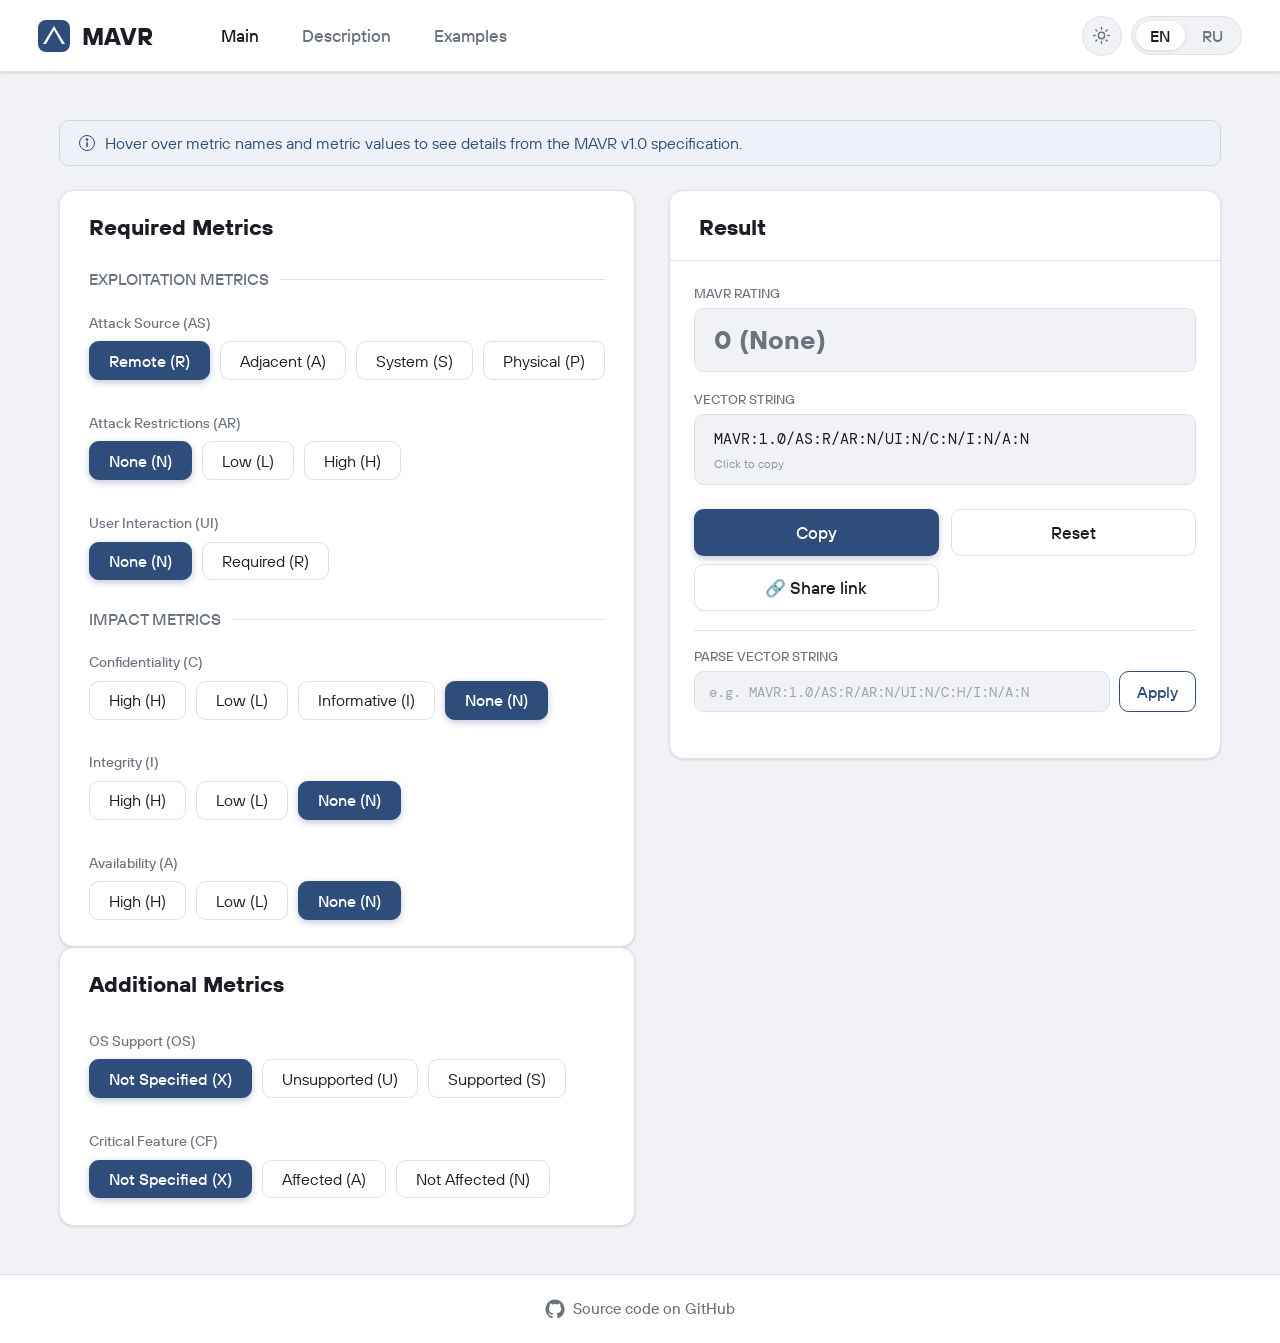
<file: index.html>
<!DOCTYPE html>
<html lang="en" dir="ltr">
<head>
  <meta charset="UTF-8" />
  <meta name="viewport" content="width=device-width, initial-scale=1.0" />
  <meta name="description" content="MAVR is a scoring system for assessing the criticality of vulnerabilities in the client-side of mobile applications." />
  <title>MAVR – Mobile Application Vulnerability Ranking</title>
  <link rel="preconnect" href="https://fonts.googleapis.com" />
  <link rel="preconnect" href="https://fonts.gstatic.com" crossorigin />
  <link href="https://fonts.googleapis.com/css2?family=DM+Mono:wght@400;500&display=swap" rel="stylesheet" />
  <script>
    document.documentElement.dataset.theme = localStorage.getItem('mavr_theme') || 'light';
  </script>
  <link rel="stylesheet" href="./styles/styles.css" />
  <script src="./scripts/jquery-4.0.0.min.js"></script>
  <script src="./scripts/theme.js" defer></script>
</head>
<body>

  <!-- NAV -->
  <nav>
    <a class="nav-logo" href="#">
      <svg width="32" height="32" viewBox="0 0 32 32" fill="none" xmlns="http://www.w3.org/2000/svg">
        <rect width="32" height="32" rx="8" fill="#2E4D7B"/>
        <path d="M16 6L27 24H5L16 6Z" fill="white"/>
        <path d="M16 10L24 24H8L16 10Z" fill="#2E4D7B"/>
      </svg>
      MAVR
    </a>
    <div class="nav-links">
      <a class="nav-link active" href="index.html"       data-i18n="nav.main">Main</a>
      <a class="nav-link" href="description.html" data-i18n="nav.description">Description</a>
      <a class="nav-link" href="examples.html"    data-i18n="nav.examples">Examples</a>
    </div>
    <div class="nav-controls">
      <button class="theme-toggle" id="theme-toggle" type="button" aria-label="Switch theme" aria-pressed="false">
        <svg class="theme-icon theme-icon-sun" aria-hidden="true" viewBox="0 0 24 24">
          <circle cx="12" cy="12" r="4"></circle>
          <path d="M12 2v2M12 20v2M4.93 4.93l1.42 1.42M17.65 17.65l1.42 1.42M2 12h2M20 12h2M4.93 19.07l1.42-1.42M17.65 6.35l1.42-1.42"></path>
        </svg>
        <svg class="theme-icon theme-icon-moon" aria-hidden="true" viewBox="0 0 24 24">
          <path d="M20.5 14.3A8.5 8.5 0 0 1 9.7 3.5a8.5 8.5 0 1 0 10.8 10.8Z"></path>
        </svg>
      </button>
      <div class="lang-toggle">
        <button class="lang-btn active" id="en-btn">EN</button>
        <button class="lang-btn" id="ru-btn">RU</button>
      </div>
    </div>
  </nav>

  <!-- MAIN -->
  <div class="page-content">

    <!-- Info bar -->
    <div class="info-bar">
      <svg width="16" height="16" viewBox="0 0 16 16" fill="none">
        <circle cx="8" cy="8" r="7.5" stroke="#2E4D7B"/>
        <rect x="7.25" y="6.75" width="1.5" height="5.5" rx=".75" fill="#2E4D7B"/>
        <circle cx="8" cy="4.5" r=".875" fill="#2E4D7B"/>
      </svg>
      <span id="faq-top-block"></span>
    </div>

    <!-- LEFT: METRICS -->
    <div>

      <!-- Required Metrics -->
      <div class="card metrics-card">
        <div class="card-header" id="required-title"></div>

        <div class="section-divider">
          <span class="section-divider-label" id="om-title"></span>
          <div class="section-divider-line"></div>
        </div>

        <!-- Attack Source -->
        <div class="metric-group">
          <div class="metric-label" id="as-title"></div>
          <div class="btn-group">
            <input type="radio" id="as-r" name="as" value="R" checked>
            <label for="as-r" id="as-r-label"></label>
            <input type="radio" id="as-a" name="as" value="A">
            <label for="as-a" id="as-a-label"></label>
            <input type="radio" id="as-s" name="as" value="S">
            <label for="as-s" id="as-s-label"></label>
            <input type="radio" id="as-p" name="as" value="P">
            <label for="as-p" id="as-p-label"></label>
          </div>
        </div>

        <!-- Attack Restrictions -->
        <div class="metric-group">
          <div class="metric-label" id="ar-title"></div>
          <div class="btn-group">
            <input type="radio" id="ar-n" name="ar" value="N" checked>
            <label for="ar-n" id="ar-n-label"></label>
            <input type="radio" id="ar-l" name="ar" value="L">
            <label for="ar-l" id="ar-l-label"></label>
            <input type="radio" id="ar-h" name="ar" value="H">
            <label for="ar-h" id="ar-h-label"></label>
          </div>
        </div>

        <!-- User Interaction -->
        <div class="metric-group">
          <div class="metric-label" id="ui-title"></div>
          <div class="btn-group">
            <input type="radio" id="ui-n" name="ui" value="N" checked>
            <label for="ui-n" id="ui-n-label"></label>
            <input type="radio" id="ui-r" name="ui" value="R">
            <label for="ui-r" id="ui-r-label"></label>
          </div>
        </div>

        <div class="section-divider">
          <span class="section-divider-label" id="im-title"></span>
          <div class="section-divider-line"></div>
        </div>

        <!-- Confidentiality -->
        <div class="metric-group">
          <div class="metric-label" id="c-title"></div>
          <div class="btn-group">
            <input type="radio" id="c-h" name="c" value="H">
            <label for="c-h" id="c-h-label"></label>
            <input type="radio" id="c-l" name="c" value="L">
            <label for="c-l" id="c-l-label"></label>
            <input type="radio" id="c-i" name="c" value="I">
            <label for="c-i" id="c-i-label"></label>
            <input type="radio" id="c-n" name="c" value="N" checked>
            <label for="c-n" id="c-n-label"></label>
          </div>
        </div>

        <!-- Integrity -->
        <div class="metric-group">
          <div class="metric-label" id="i-title"></div>
          <div class="btn-group">
            <input type="radio" id="i-h" name="i" value="H">
            <label for="i-h" id="i-h-label"></label>
            <input type="radio" id="i-l" name="i" value="L">
            <label for="i-l" id="i-l-label"></label>
            <input type="radio" id="i-n" name="i" value="N" checked>
            <label for="i-n" id="i-n-label"></label>
          </div>
        </div>

        <!-- Availability -->
        <div class="metric-group metrics-card-last">
          <div class="metric-label" id="a-title"></div>
          <div class="btn-group">
            <input type="radio" id="a-h" name="a" value="H">
            <label for="a-h" id="a-h-label"></label>
            <input type="radio" id="a-l" name="a" value="L">
            <label for="a-l" id="a-l-label"></label>
            <input type="radio" id="a-n" name="a" value="N" checked>
            <label for="a-n" id="a-n-label"></label>
          </div>
        </div>
      </div>

      <!-- Additional Metrics -->
      <div class="card metrics-card additional-card">
        <div class="card-header" id="additional-title"></div>

        <!-- Up-to-Date -->
        <div class="metric-group">
          <div class="metric-label" id="os-title"></div>
          <div class="btn-group">
            <input type="radio" id="os-x" name="os" value="X" checked>
            <label for="os-x" id="os-x-label"></label>
            <input type="radio" id="os-u" name="os" value="U">
            <label for="os-u" id="os-u-label"></label>
            <input type="radio" id="os-s" name="os" value="S">
            <label for="os-s" id="os-s-label"></label>
          </div>
        </div>

        <!-- Critical Feature -->
        <div class="metric-group metrics-card-last">
          <div class="metric-label" id="cf-title"></div>
          <div class="btn-group">
            <input type="radio" id="cf-x" name="cf" value="X" checked>
            <label for="cf-x" id="cf-x-label"></label>
            <input type="radio" id="cf-a" name="cf" value="A">
            <label for="cf-a" id="cf-a-label"></label>
            <input type="radio" id="cf-n" name="cf" value="N">
            <label for="cf-n" id="cf-n-label"></label>
          </div>
        </div>
      </div>

    </div><!-- /left col -->

    <!-- RIGHT: RESULT -->
    <div class="result-card">
      <div class="card">
        <div class="card-header" id="result-title"></div>
        <div class="result-body">
          <div class="result-field-label" id="final-score-label"></div>
          <div class="score-display">
            <span id="final-score" class="final-score-none">0.0</span>
          </div>

          <div class="result-field-label" id="vector-string-label"></div>
          <div class="vector-display" id="vector-display-wrap">
            <div id="vector-container">MAVR:1.0/AS:R/AR:N/UI:N/C:N/I:N/A:N</div>
            <div class="copy-hint"></div>
          </div>

          <div class="result-actions">
            <button class="btn-primary"   id="copy-btn"></button>
            <button class="btn-secondary" id="reset-button"></button>
          </div>
          <div class="result-actions" style="margin-top:8px;">
            <button class="btn-secondary btn-share" id="share-btn"></button>
          </div>

          <div class="vector-input-divider"></div>
          <div class="result-field-label" id="vector-input-label"></div>
          <div class="vector-input-wrap">
            <input type="text" id="vector-input" autocomplete="off" spellcheck="false" />
            <button class="btn-parse" id="parse-btn"></button>
          </div>
          <div id="vector-input-error"></div>
        </div>
      </div>
    </div>

  </div><!-- /page-content -->

  <footer class="site-footer">
    <a class="source-link" href="https://github.com/PT-CyberAnalytics/MAVR" target="_blank" rel="noopener noreferrer">
      <svg aria-hidden="true" viewBox="0 0 24 24">
        <path fill="currentColor" d="M12 .7a11.5 11.5 0 0 0-3.64 22.41c.58.1.79-.25.79-.56v-2.23c-3.22.7-3.9-1.37-3.9-1.37-.52-1.34-1.29-1.7-1.29-1.7-1.05-.72.08-.71.08-.71 1.17.08 1.78 1.2 1.78 1.2 1.04 1.78 2.72 1.27 3.38.97.1-.75.4-1.27.74-1.56-2.57-.3-5.27-1.29-5.27-5.69 0-1.26.45-2.28 1.19-3.09-.12-.29-.52-1.46.11-3.05 0 0 .97-.31 3.16 1.18a10.9 10.9 0 0 1 5.75 0c2.2-1.49 3.16-1.18 3.16-1.18.63 1.59.23 2.76.11 3.05.74.81 1.19 1.83 1.19 3.09 0 4.42-2.71 5.39-5.29 5.68.42.36.79 1.06.79 2.14v3.27c0 .31.21.67.8.56A11.5 11.5 0 0 0 12 .7Z"/>
      </svg>
      <span data-i18n="footer.source_code">Source code on GitHub</span>
    </a>
  </footer>

  <!-- TOAST -->
  <div id="copy-toast"></div>

  <script type="module" src="./scripts/script.js"></script>
</body>
</html>
</file>
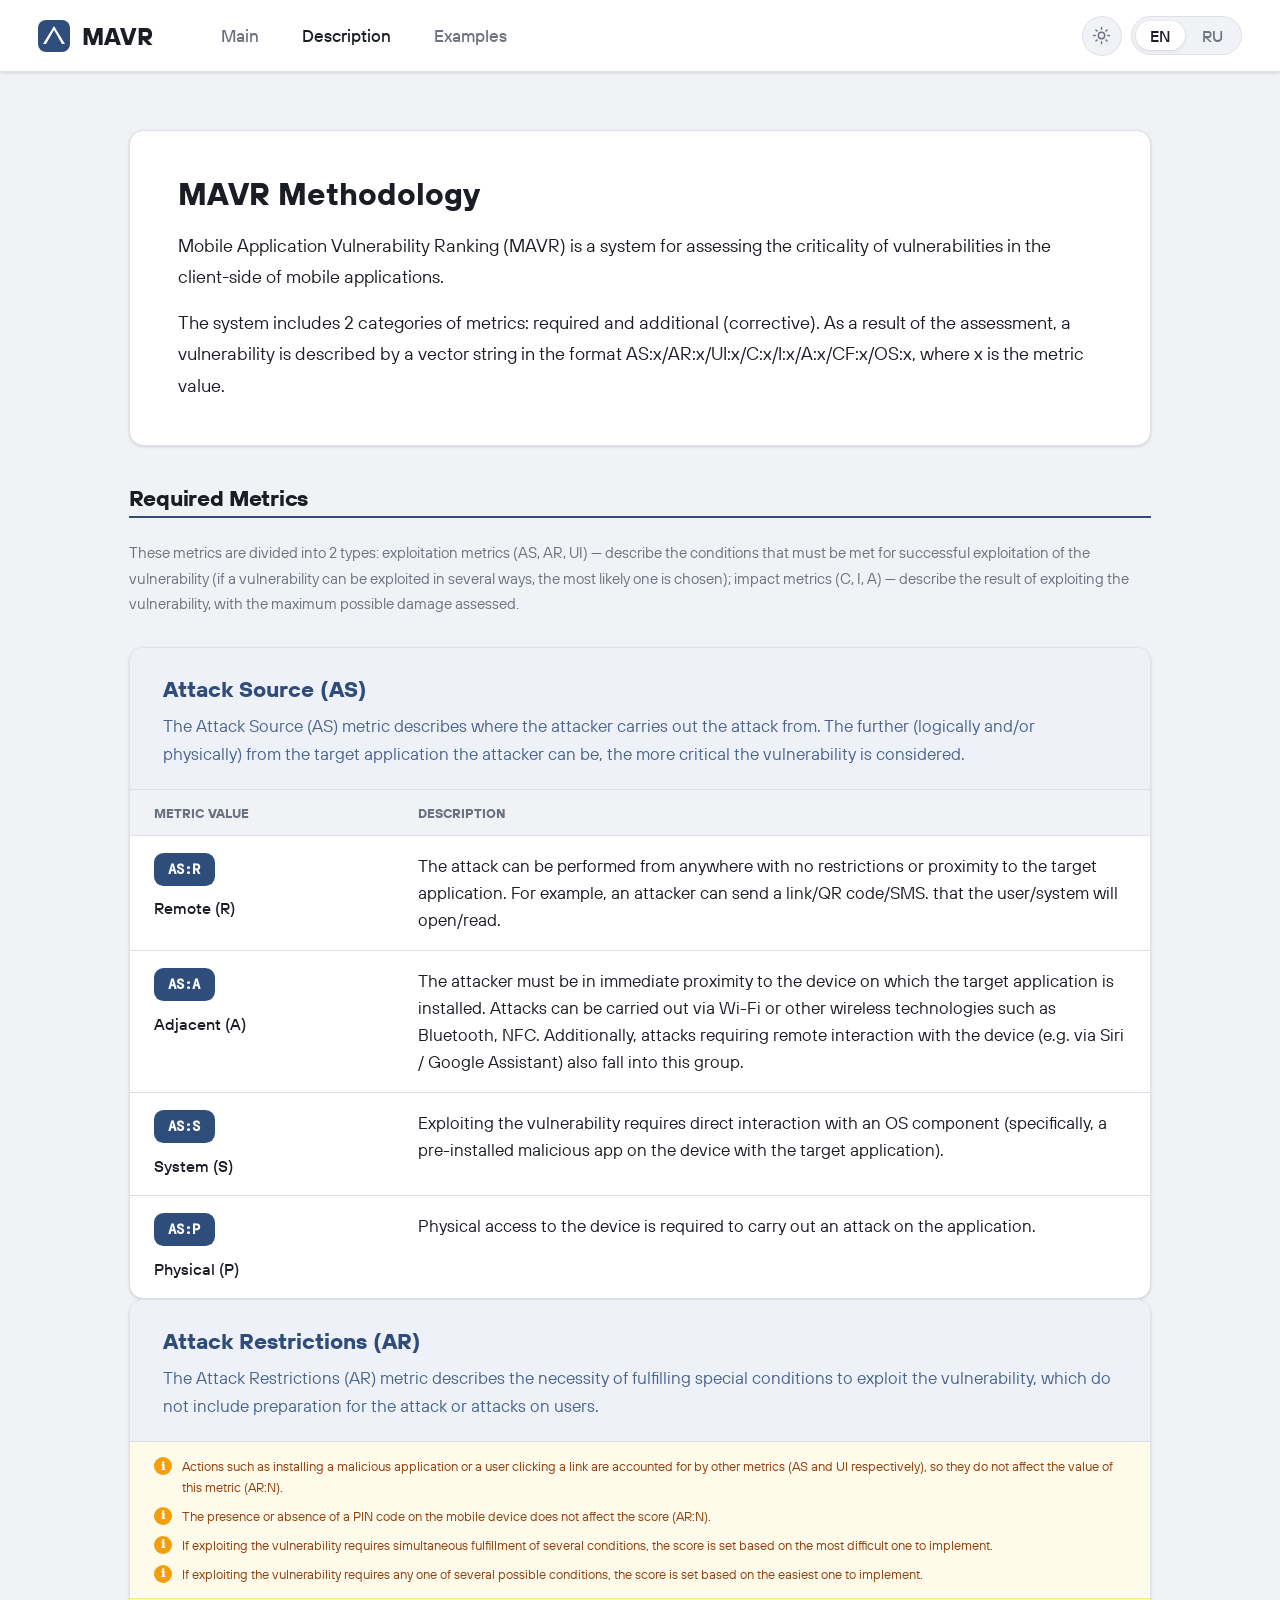
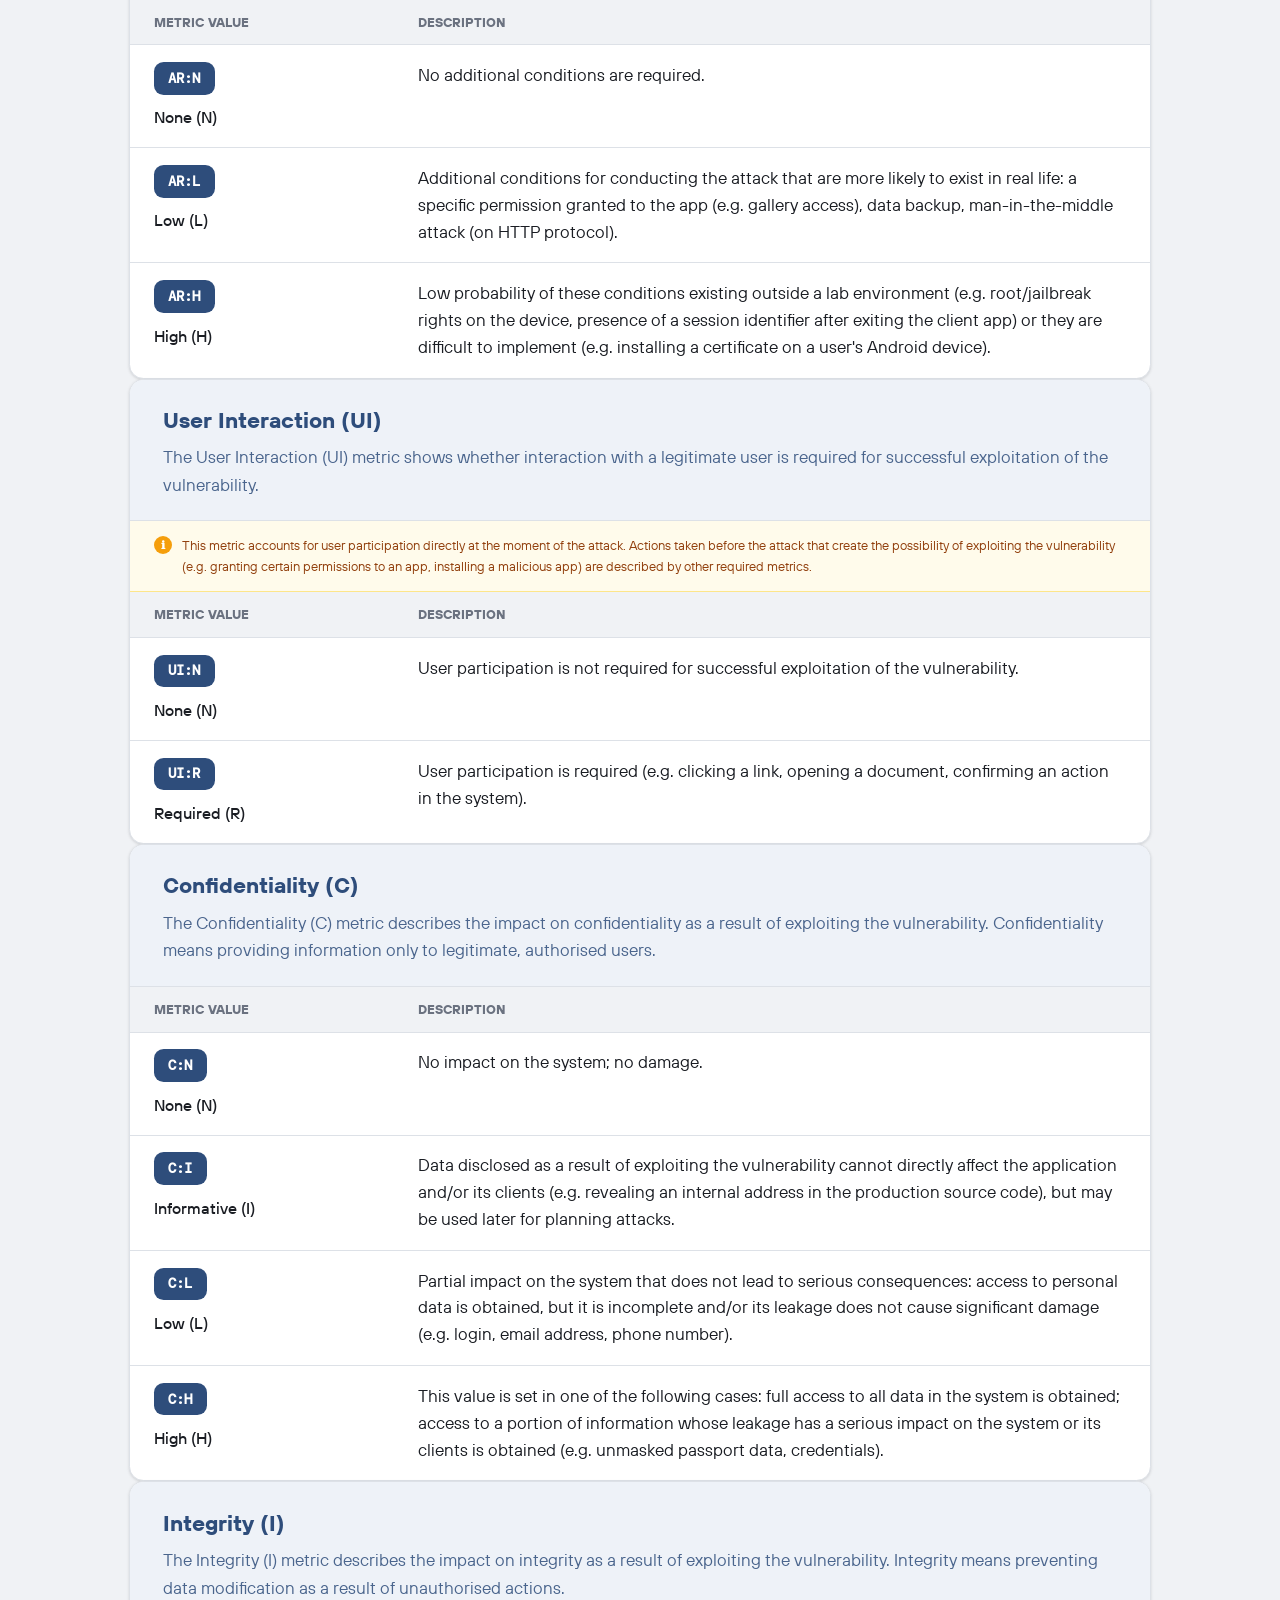
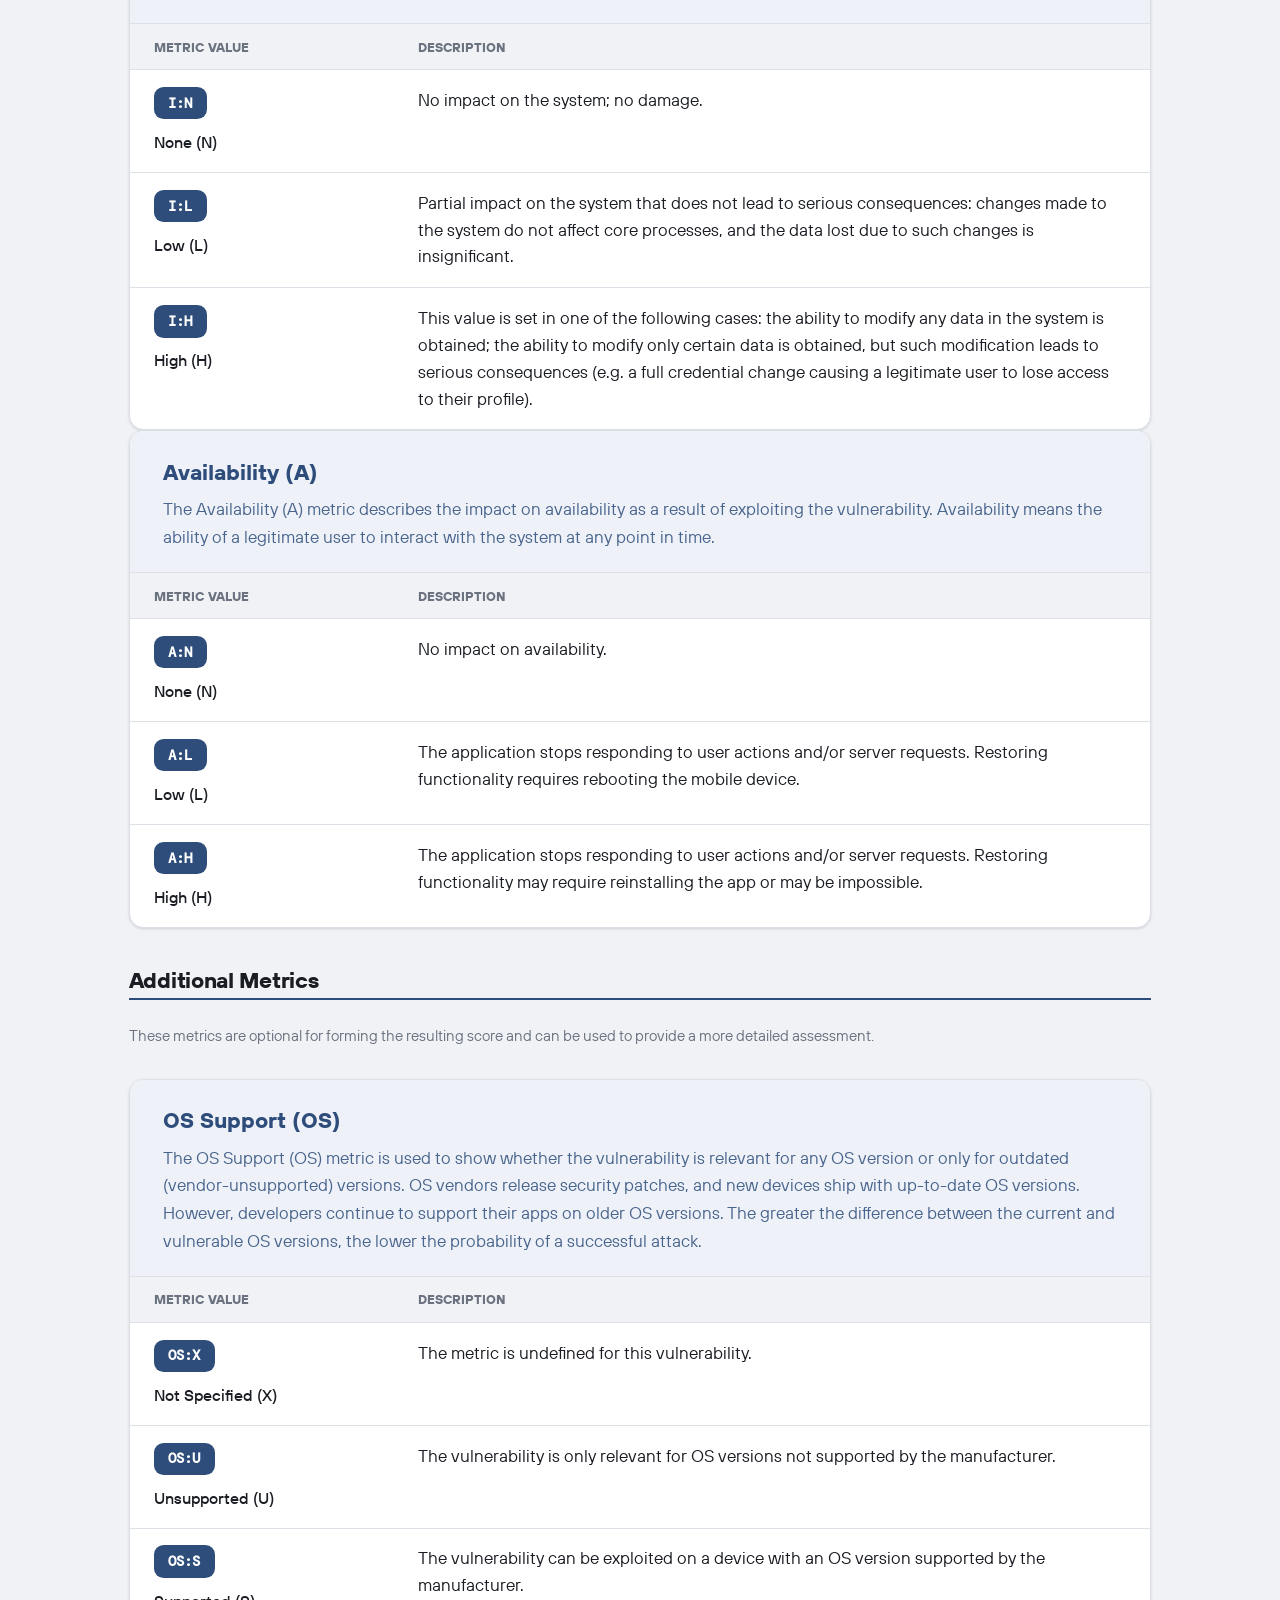
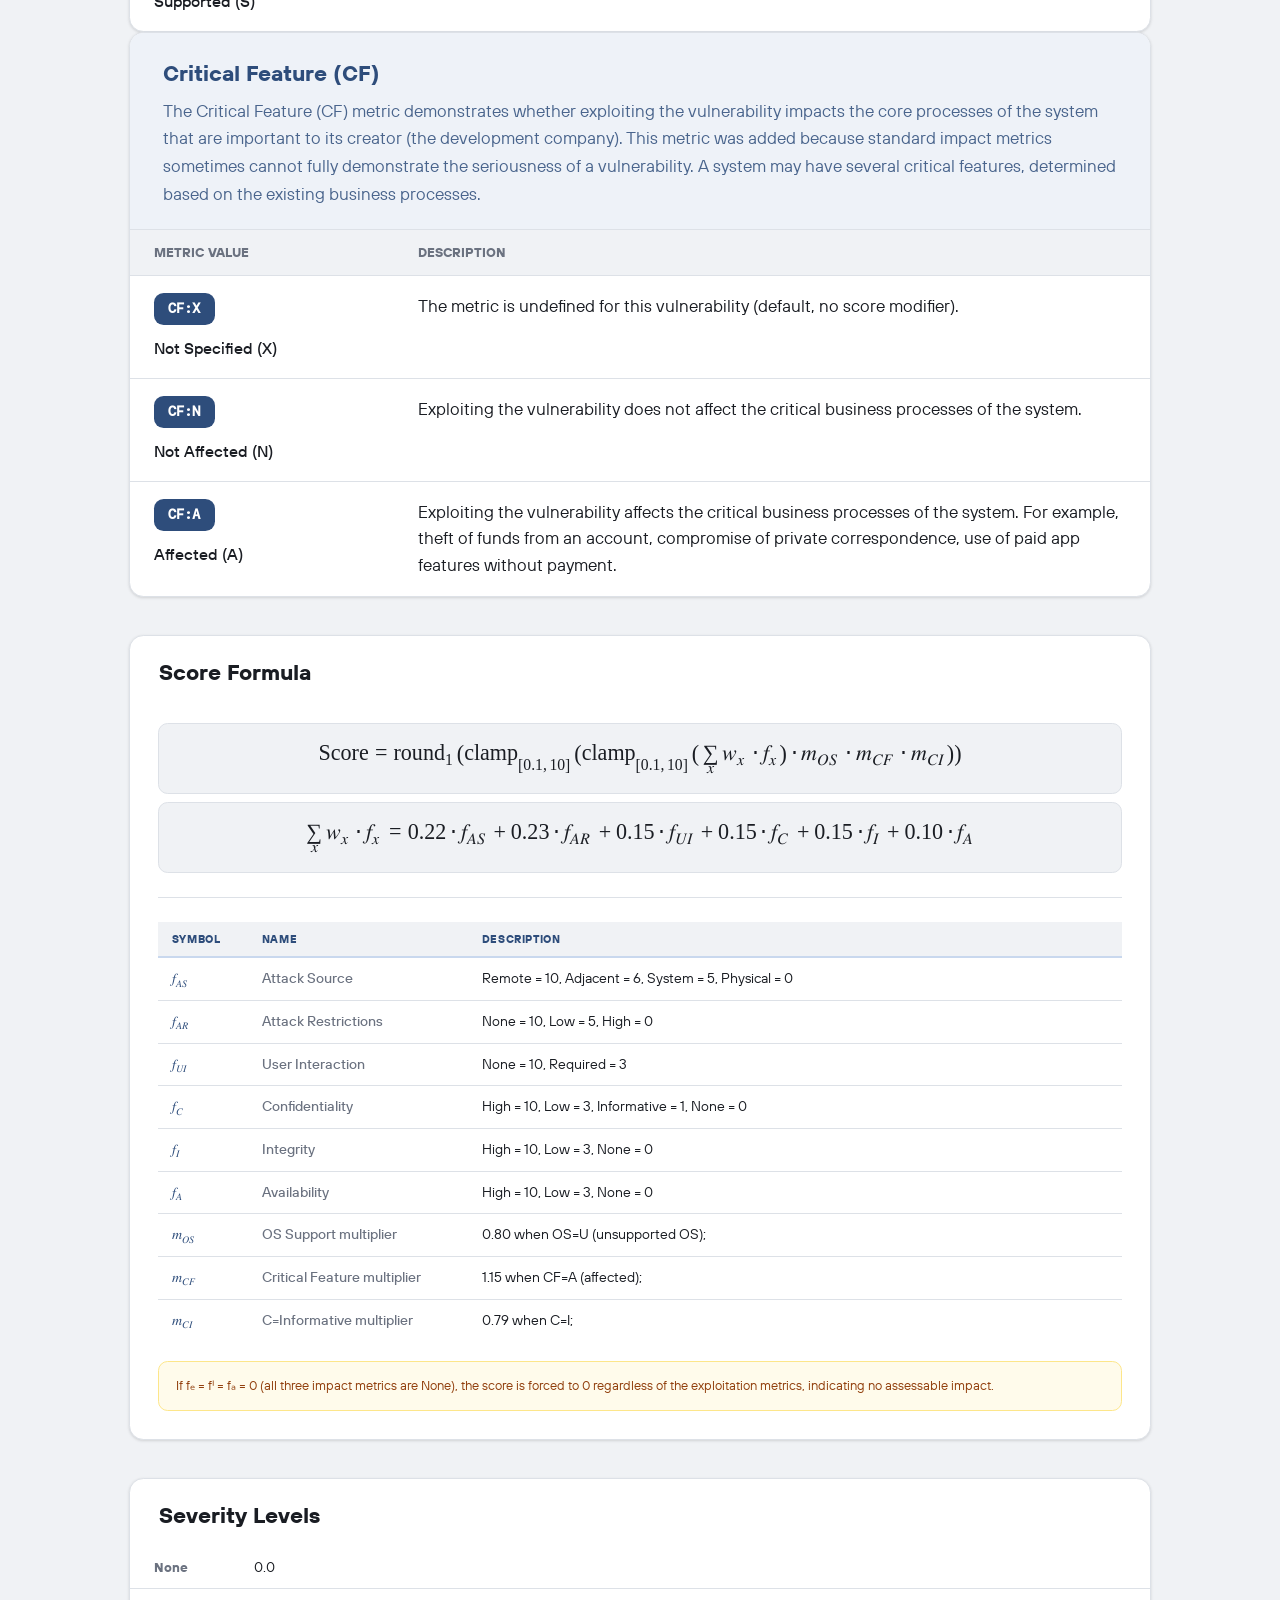
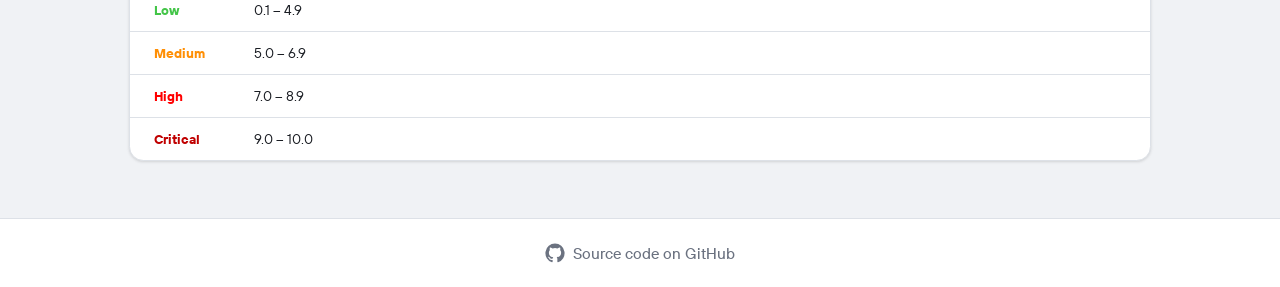
<file: description.html>
<!DOCTYPE html>
<html lang="en" dir="ltr">
<head>
  <meta charset="UTF-8" />
  <meta name="viewport" content="width=device-width, initial-scale=1.0" />
  <meta name="description" content="MAVR methodology description." />
  <title>MAVR – Description</title>
  <link rel="preconnect" href="https://fonts.googleapis.com" />
  <link rel="preconnect" href="https://fonts.gstatic.com" crossorigin />
  <link href="https://fonts.googleapis.com/css2?family=DM+Mono:wght@400;500&display=swap" rel="stylesheet" />
  <script>
    document.documentElement.dataset.theme = localStorage.getItem('mavr_theme') || 'light';
  </script>
  <link rel="stylesheet" href="./styles/styles.css" />
  <script src="./scripts/jquery-4.0.0.min.js"></script>
  <script src="./scripts/theme.js" defer></script>
</head>
<body>

  <nav>
    <a class="nav-logo" href="index.html">
      <svg width="32" height="32" viewBox="0 0 32 32" fill="none" xmlns="http://www.w3.org/2000/svg">
        <rect width="32" height="32" rx="8" fill="#2E4D7B"/>
        <path d="M16 6L27 24H5L16 6Z" fill="white"/>
        <path d="M16 10L24 24H8L16 10Z" fill="#2E4D7B"/>
      </svg>
      MAVR
    </a>
    <div class="nav-links">
      <a class="nav-link" href="index.html"              data-i18n="nav.main">Main</a>
      <a class="nav-link active" href="description.html" data-i18n="nav.description">Description</a>
      <a class="nav-link" href="examples.html"           data-i18n="nav.examples">Examples</a>
    </div>
    <div class="nav-controls">
      <button class="theme-toggle" id="theme-toggle" type="button" aria-label="Switch theme" aria-pressed="false">
        <svg class="theme-icon theme-icon-sun" aria-hidden="true" viewBox="0 0 24 24">
          <circle cx="12" cy="12" r="4"></circle>
          <path d="M12 2v2M12 20v2M4.93 4.93l1.42 1.42M17.65 17.65l1.42 1.42M2 12h2M20 12h2M4.93 19.07l1.42-1.42M17.65 6.35l1.42-1.42"></path>
        </svg>
        <svg class="theme-icon theme-icon-moon" aria-hidden="true" viewBox="0 0 24 24">
          <path d="M20.5 14.3A8.5 8.5 0 0 1 9.7 3.5a8.5 8.5 0 1 0 10.8 10.8Z"></path>
        </svg>
      </button>
      <div class="lang-toggle">
        <button class="lang-btn active" id="en-btn">EN</button>
        <button class="lang-btn" id="ru-btn">RU</button>
      </div>
    </div>
  </nav>

  <div class="page-content-single" id="page-root">

    <!-- Intro card -->
    <div class="desc-intro">
      <h1 id="desc-heading"></h1>
      <p id="desc-p1"></p>
      <p id="desc-p2"></p>
      <!-- <p id="desc-p3"></p> -->
    </div>

    <!-- Required metrics group label -->
    <div class="desc-section-heading" id="desc-required-heading"></div>
    <p class="desc-section-intro" id="desc-required-intro"></p>

    <!-- Required metric blocks -->
    <div id="required-metric-blocks"></div>

    <!-- Additional metrics group label -->
    <div class="desc-section-heading" id="desc-additional-heading"></div>
    <p class="desc-section-intro" id="desc-additional-intro"></p>

    <!-- Additional metric blocks -->
    <div id="additional-metric-blocks"></div>

    <!-- Formula card -->
    <div class="card">
      <div class="card-header" id="desc-formula-heading"></div>
      <div style="padding: 20px 28px 28px;">

        <!-- Complete formula (MathML) -->
        <div class="formula-mathml-block">
          <math xmlns="http://www.w3.org/1998/Math/MathML" display="block">
            <mrow>
              <mtext>Score</mtext>
              <mo>=</mo>
              <msub><mtext>round</mtext><mn>1</mn></msub>
              <mo>(</mo>
                <msub><mtext>clamp</mtext>
                  <mrow><mo>[</mo><mn>0.1</mn><mo>,</mo><mn>10</mn><mo>]</mo></mrow>
                </msub>
                <mo>(</mo>
                  <msub><mtext>clamp</mtext>
                    <mrow><mo>[</mo><mn>0.1</mn><mo>,</mo><mn>10</mn><mo>]</mo></mrow>
                  </msub>
                  <mo>(</mo>
                    <munder>
                      <mo>&#x2211;</mo>
                      <mi>x</mi>
                    </munder>
                    <msub><mi>w</mi><mi>x</mi></msub>
                    <mo>&#x22C5;</mo>
                    <msub><mi>f</mi><mi>x</mi></msub>
                  <mo>)</mo>
                  <mo>&#x22C5;</mo>
                  <msub><mi>m</mi><mrow><mi>O</mi><mi>S</mi></mrow></msub>
                  <mo>&#x22C5;</mo>
                  <msub><mi>m</mi><mrow><mi>C</mi><mi>F</mi></mrow></msub>
                  <mo>&#x22C5;</mo>
                  <msub><mi>m</mi><mrow><mi>C</mi><mi>I</mi></mrow></msub>
                <mo>)</mo>
              <mo>)</mo>
            </mrow>
          </math>
        </div>

        <!-- Expanded weighted sum (MathML) -->
        <div class="formula-mathml-block" style="margin-top:8px;">
          <math xmlns="http://www.w3.org/1998/Math/MathML" display="block">
            <mrow>
              <munder><mo>&#x2211;</mo><mi>x</mi></munder>
              <msub><mi>w</mi><mi>x</mi></msub>
              <mo>&#x22C5;</mo>
              <msub><mi>f</mi><mi>x</mi></msub>
              <mo>=</mo>
              <mn>0.22</mn><mo>&#x22C5;</mo><msub><mi>f</mi><mrow><mi>A</mi><mi>S</mi></mrow></msub>
              <mo>+</mo>
              <mn>0.23</mn><mo>&#x22C5;</mo><msub><mi>f</mi><mrow><mi>A</mi><mi>R</mi></mrow></msub>
              <mo>+</mo>
              <mn>0.15</mn><mo>&#x22C5;</mo><msub><mi>f</mi><mrow><mi>U</mi><mi>I</mi></mrow></msub>
              <mo>+</mo>
              <mn>0.15</mn><mo>&#x22C5;</mo><msub><mi>f</mi><mi>C</mi></msub>
              <mo>+</mo>
              <mn>0.15</mn><mo>&#x22C5;</mo><msub><mi>f</mi><mi>I</mi></msub>
              <mo>+</mo>
              <mn>0.10</mn><mo>&#x22C5;</mo><msub><mi>f</mi><mi>A</mi></msub>
            </mrow>
          </math>
        </div>

        <!-- Symbol reference table (populated by JS) -->
        <div style="height:1px;background:var(--border);margin:24px 0;"></div>
        <table class="formula-symbol-table">
          <thead>
            <tr>
              <th id="formula-col-symbol"></th>
              <th id="formula-col-name"></th>
              <th id="formula-col-desc"></th>
            </tr>
          </thead>
          <tbody id="formula-symbol-rows"></tbody>
        </table>

        <!-- Special case note -->
        <div class="formula-special-note" id="formula-special-case"></div>

        <!-- Formula note -->
        <!-- <p id="desc-formula-note" style="margin-top:14px;font-size:14px;line-height:1.65;color:var(--text-muted);"></p> -->
      </div>
    </div>

     <!-- Severity levels card -->
    <div class="card">
      <div class="card-header" id="desc-severity-heading"></div>
      <div id="severity-rows"></div>
    </div>

  </div>

  <footer class="site-footer">
    <a class="source-link" href="https://github.com/PT-CyberAnalytics/MAVR" target="_blank" rel="noopener noreferrer">
      <svg aria-hidden="true" viewBox="0 0 24 24">
        <path fill="currentColor" d="M12 .7a11.5 11.5 0 0 0-3.64 22.41c.58.1.79-.25.79-.56v-2.23c-3.22.7-3.9-1.37-3.9-1.37-.52-1.34-1.29-1.7-1.29-1.7-1.05-.72.08-.71.08-.71 1.17.08 1.78 1.2 1.78 1.2 1.04 1.78 2.72 1.27 3.38.97.1-.75.4-1.27.74-1.56-2.57-.3-5.27-1.29-5.27-5.69 0-1.26.45-2.28 1.19-3.09-.12-.29-.52-1.46.11-3.05 0 0 .97-.31 3.16 1.18a10.9 10.9 0 0 1 5.75 0c2.2-1.49 3.16-1.18 3.16-1.18.63 1.59.23 2.76.11 3.05.74.81 1.19 1.83 1.19 3.09 0 4.42-2.71 5.39-5.29 5.68.42.36.79 1.06.79 2.14v3.27c0 .31.21.67.8.56A11.5 11.5 0 0 0 12 .7Z"/>
      </svg>
      <span data-i18n="footer.source_code">Source code on GitHub</span>
    </a>
  </footer>

  <div id="copy-toast"></div>

  <script type="module">
    import { t, currentLang, setLanguage, i18nReady, SUPPORTED_LANGS } from './scripts/i18n.js';

    const REQUIRED_METRICS   = ['as','ar','ui','c','i','a'];
    const ADDITIONAL_METRICS = ['os','cf'];

    const SEVERITY_COLORS = {
      none: 'var(--none)', low: 'var(--low)', medium: 'var(--medium)',
      high: 'var(--high)', critical: 'var(--critical)'
    };

    // Load raw JSON to get the notes arrays (i18next returnObjects is fragile)
    const rawCache = {};
    async function loadRaw(lang) {
      if (rawCache[lang]) return rawCache[lang];
      const res = await fetch(`./lang/${lang}.json`);
      rawCache[lang] = await res.json();
      return rawCache[lang];
    }

    function buildMetricBlock(mk, metricData) {
      // if (!metricData) return '';
      const values  = metricData.values;
      const notes   = metricData.notes || [];

      const notesHtml = notes.length
        ? `<div class="metric-notes">
            ${notes.map(n => `<div class="metric-note">
              <span class="metric-note-icon">ℹ</span>
              <span>${n}</span>
            </div>`).join('')}
           </div>`
        : '';

      const rows = Object.entries(values).map(([vk, vobj]) => `
        <tr>
          <td>
            <span class="metric-value-badge">${mk.toUpperCase()}:${vk}</span>
            <span class="metric-value-name">${vobj.name}</span>
          </td>
          <td>${vobj.desc}</td>
        </tr>`).join('');

      return `
        <div class="metric-desc-block">
          <div class="metric-desc-header">
            <h2>${metricData.title}</h2>
            <p>${metricData.intro}</p>
          </div>
          ${notesHtml}
          <table class="metric-values-table">
            <thead>
              <tr>
                <th>${t('description_page.col_value')}</th>
                <th>${t('description_page.col_description')}</th>
              </tr>
            </thead>
            <tbody>${rows}</tbody>
          </table>
        </div>`;
    }

    async function renderUI() {
      document.title = t('description_page.meta_title');
      $('meta[name="description"]').attr('content', t('meta.description'));
      document.documentElement.lang = currentLang();

      $('[data-i18n="nav.main"]').text(t('nav.main'));
      $('[data-i18n="nav.description"]').text(t('nav.description'));
      $('[data-i18n="nav.examples"]').text(t('nav.examples'));
      $('[data-i18n="footer.source_code"]').text(t('footer.source_code'));

      // Intro
      $('#desc-heading').text(t('description_page.heading'));
      $('#desc-p1').text(t('description_page.intro_p1'));
      $('#desc-p2').text(t('description_page.intro_p2'));
      $('#desc-p3').text(t('description_page.intro_p3'));

      // Formula
      $('#desc-formula-heading').text(t('description_page.formula_heading'));
      $('#desc-formula-note').text(t('description_page.formula_note'));

      // Formula symbol table headers
      $('#formula-col-symbol').text(t('description_page.formula_col_symbol'));
      $('#formula-col-name').text(t('description_page.formula_col_name'));
      $('#formula-col-desc').text(t('description_page.formula_col_desc'));

      // Symbol rows — read from raw JSON (array, safe from i18next path parsing)
      const rawDesc = await loadRaw(currentLang());
      const symbols = rawDesc.description_page.formula_symbols;
      const symbolKeys = [
        '<math><msub><mi>f</mi><mrow><mi>A</mi><mi>S</mi></mrow></msub></math>',
        '<math><msub><mi>f</mi><mrow><mi>A</mi><mi>R</mi></mrow></msub></math>',
        '<math><msub><mi>f</mi><mrow><mi>U</mi><mi>I</mi></mrow></msub></math>',
        '<math><msub><mi>f</mi><mi>C</mi></msub></math>',
        '<math><msub><mi>f</mi><mi>I</mi></msub></math>',
        '<math><msub><mi>f</mi><mi>A</mi></msub></math>',
        '<math><msub><mi>m</mi><mrow><mi>O</mi><mi>S</mi></mrow></msub></math>',
        '<math><msub><mi>m</mi><mrow><mi>C</mi><mi>F</mi></mrow></msub></math>',
        '<math><msub><mi>m</mi><mrow><mi>C</mi><mi>I</mi></mrow></msub></math>',
        '<math><msub><mtext>clamp</mtext><mrow><mo>[</mo><mi>a</mi><mo>,</mo><mi>b</mi><mo>]</mo></mrow></msub></math>',
        '<math><msub><mtext>round</mtext><mn>1</mn></msub></math>',
      ];
      $('#formula-symbol-rows').html(
        symbols.map((row, i) => `
          <tr>
            <td>${symbolKeys[i]}</td>
            <td>${row.name}</td>
            <td>${row.desc}</td>
          </tr>`).join('')
      );

      // Special case note
      $('#formula-special-case').text(t('description_page.formula_special_case'));

      // Severity
      $('#desc-severity-heading').text(t('description_page.severity_heading'));
      const sevKeys = ['none','low','medium','high','critical'];
      $('#severity-rows').html(sevKeys.map((k, i) => `
        <div style="display:flex;align-items:center;gap:14px;padding:12px 24px;${i < sevKeys.length-1 ? 'border-bottom:1px solid var(--border);' : ''}">
          <span style="width:86px;font-size:13px;font-weight:700;color:${SEVERITY_COLORS[k]};white-space:nowrap;">${t(`levels.${k}`)}</span>
          <span style="font-size:14px;color:var(--text-primary);">${t(`description_page.severity_${k}`)}</span>
        </div>`).join(''));

      // Section headings
      $('#desc-required-heading').text(t('description_page.required_heading'));
      $('#desc-required-intro').text(t('description_page.required_intro'));
      $('#desc-additional-heading').text(t('description_page.additional_heading'));
      $('#desc-additional-intro').text(t('description_page.additional_intro'));

      // Load raw for notes
      const raw = await loadRaw(currentLang());
      const metrics = raw.description_page.metrics;

      $('#required-metric-blocks').html(
        REQUIRED_METRICS.map(mk => buildMetricBlock(mk, metrics[mk])).join('')
      );
      $('#additional-metric-blocks').html(
        ADDITIONAL_METRICS.map(mk => buildMetricBlock(mk, metrics[mk])).join('')
      );

      SUPPORTED_LANGS.forEach(l => $(`#${l}-btn`).toggleClass('active', l === currentLang()));
    }

    async function switchLang(lang) {
      const $root = $('#page-root');
      await $root.animate({ opacity: 0 }, 150).promise();
      await setLanguage(lang);
      await renderUI();
      $root.animate({ opacity: 1 }, 200);
    }

    $(async function () {
      await i18nReady;
      SUPPORTED_LANGS.forEach(l => $(`#${l}-btn`).on('click', () => switchLang(l)));
      document.addEventListener('languageChanged', () => renderUI());
      await renderUI();
    });
  </script>
</body>
</html>
</file>
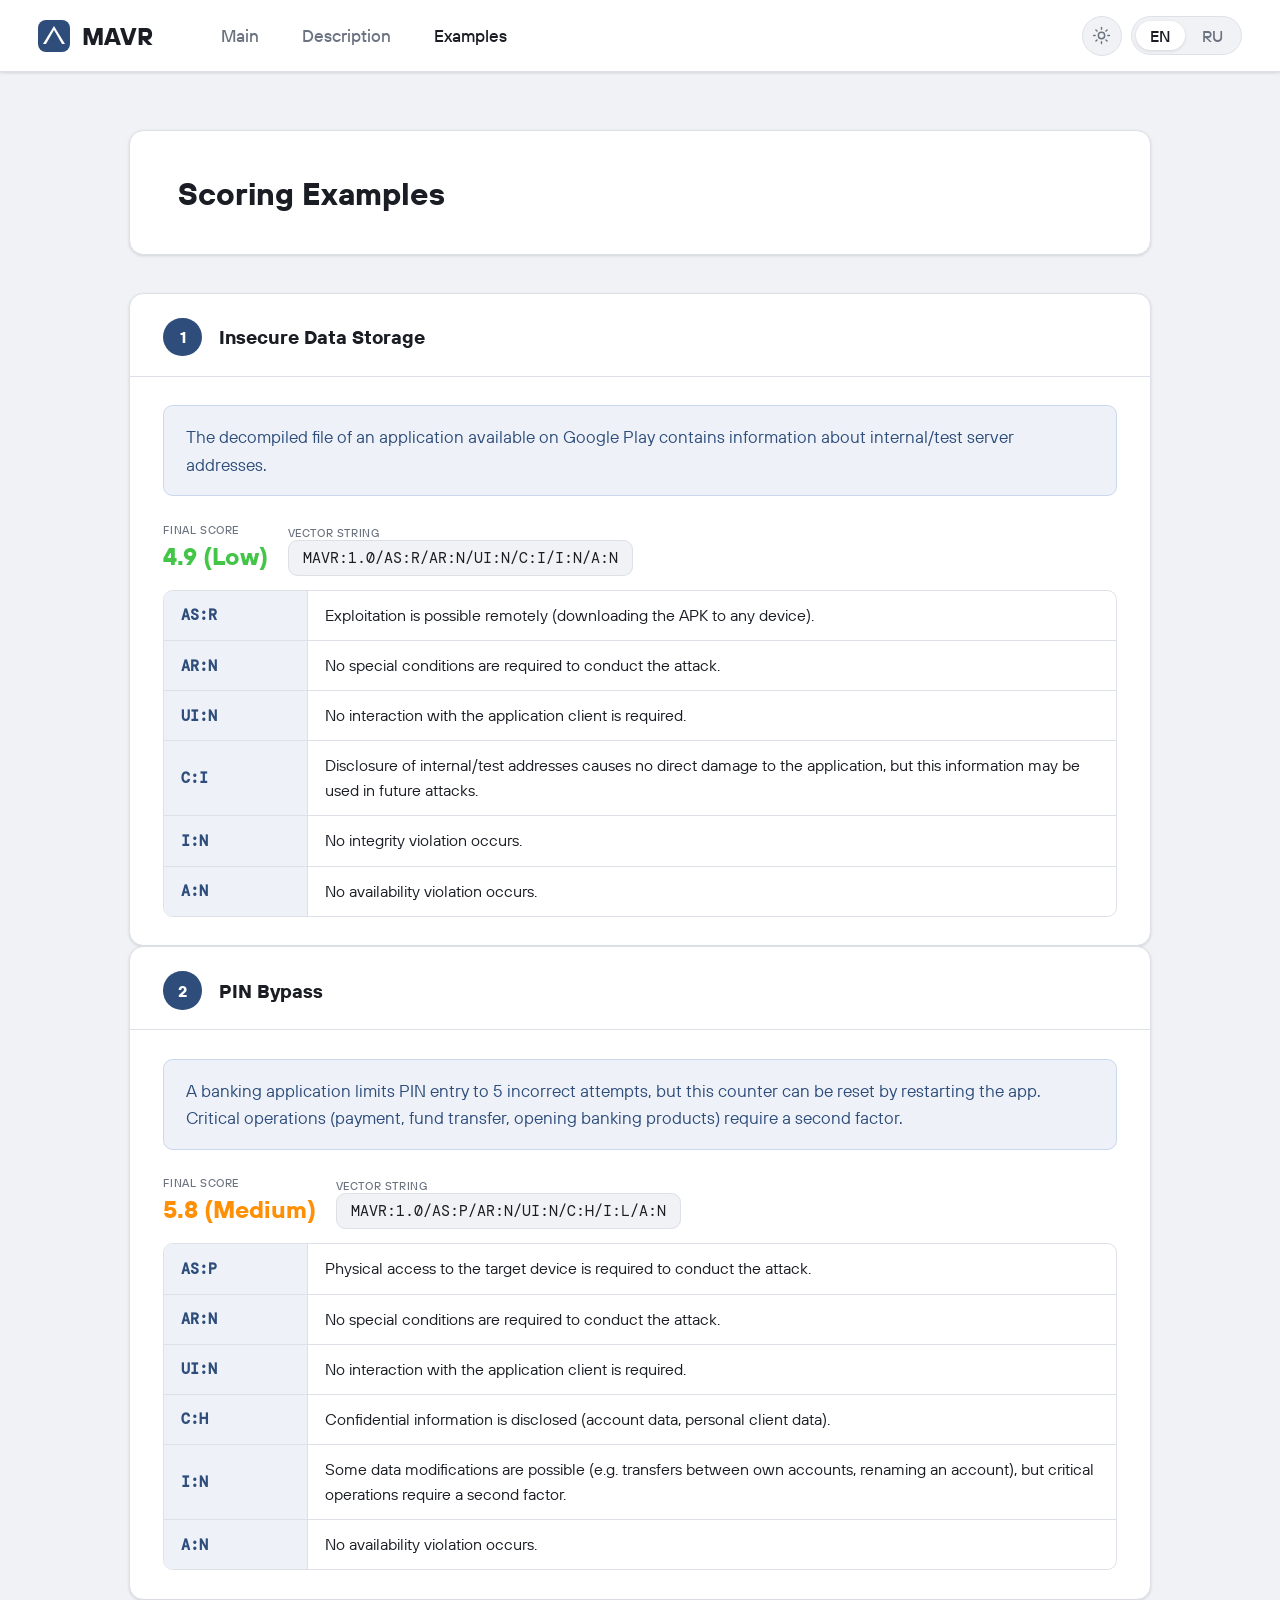
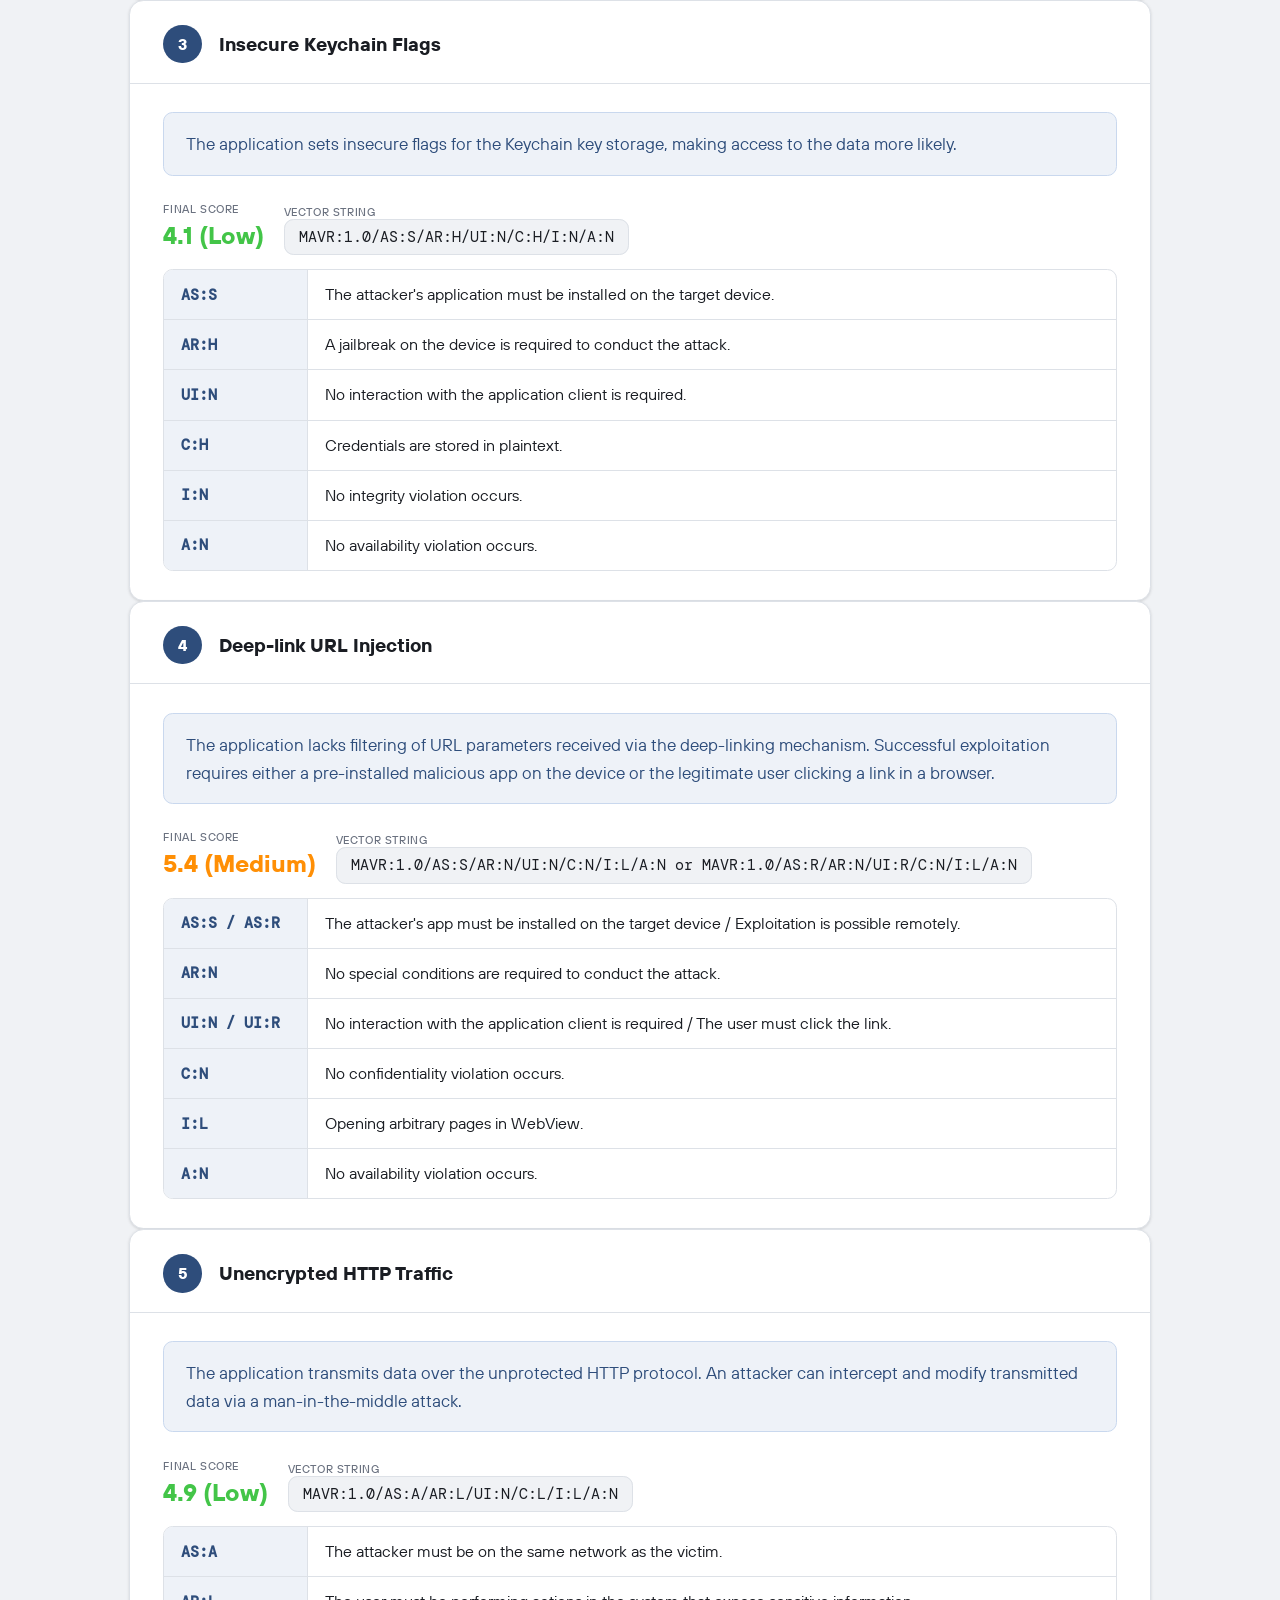
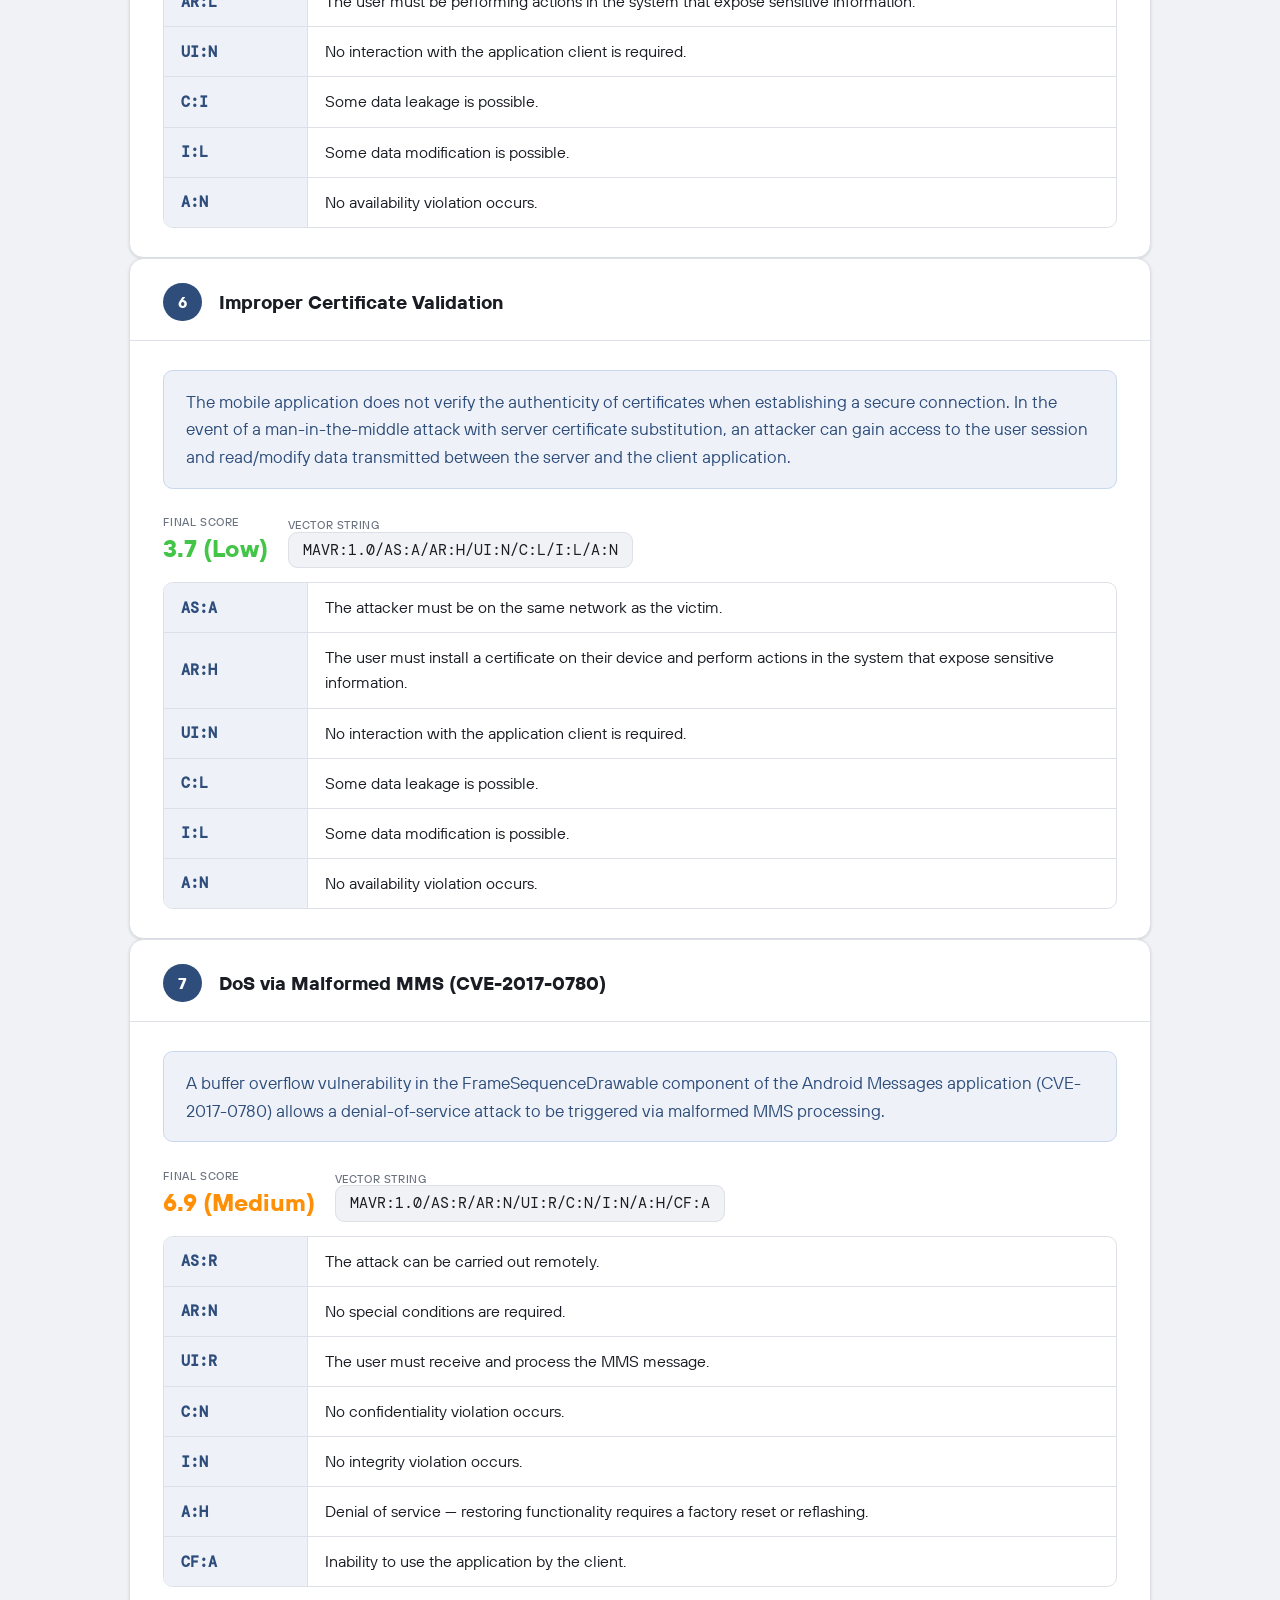
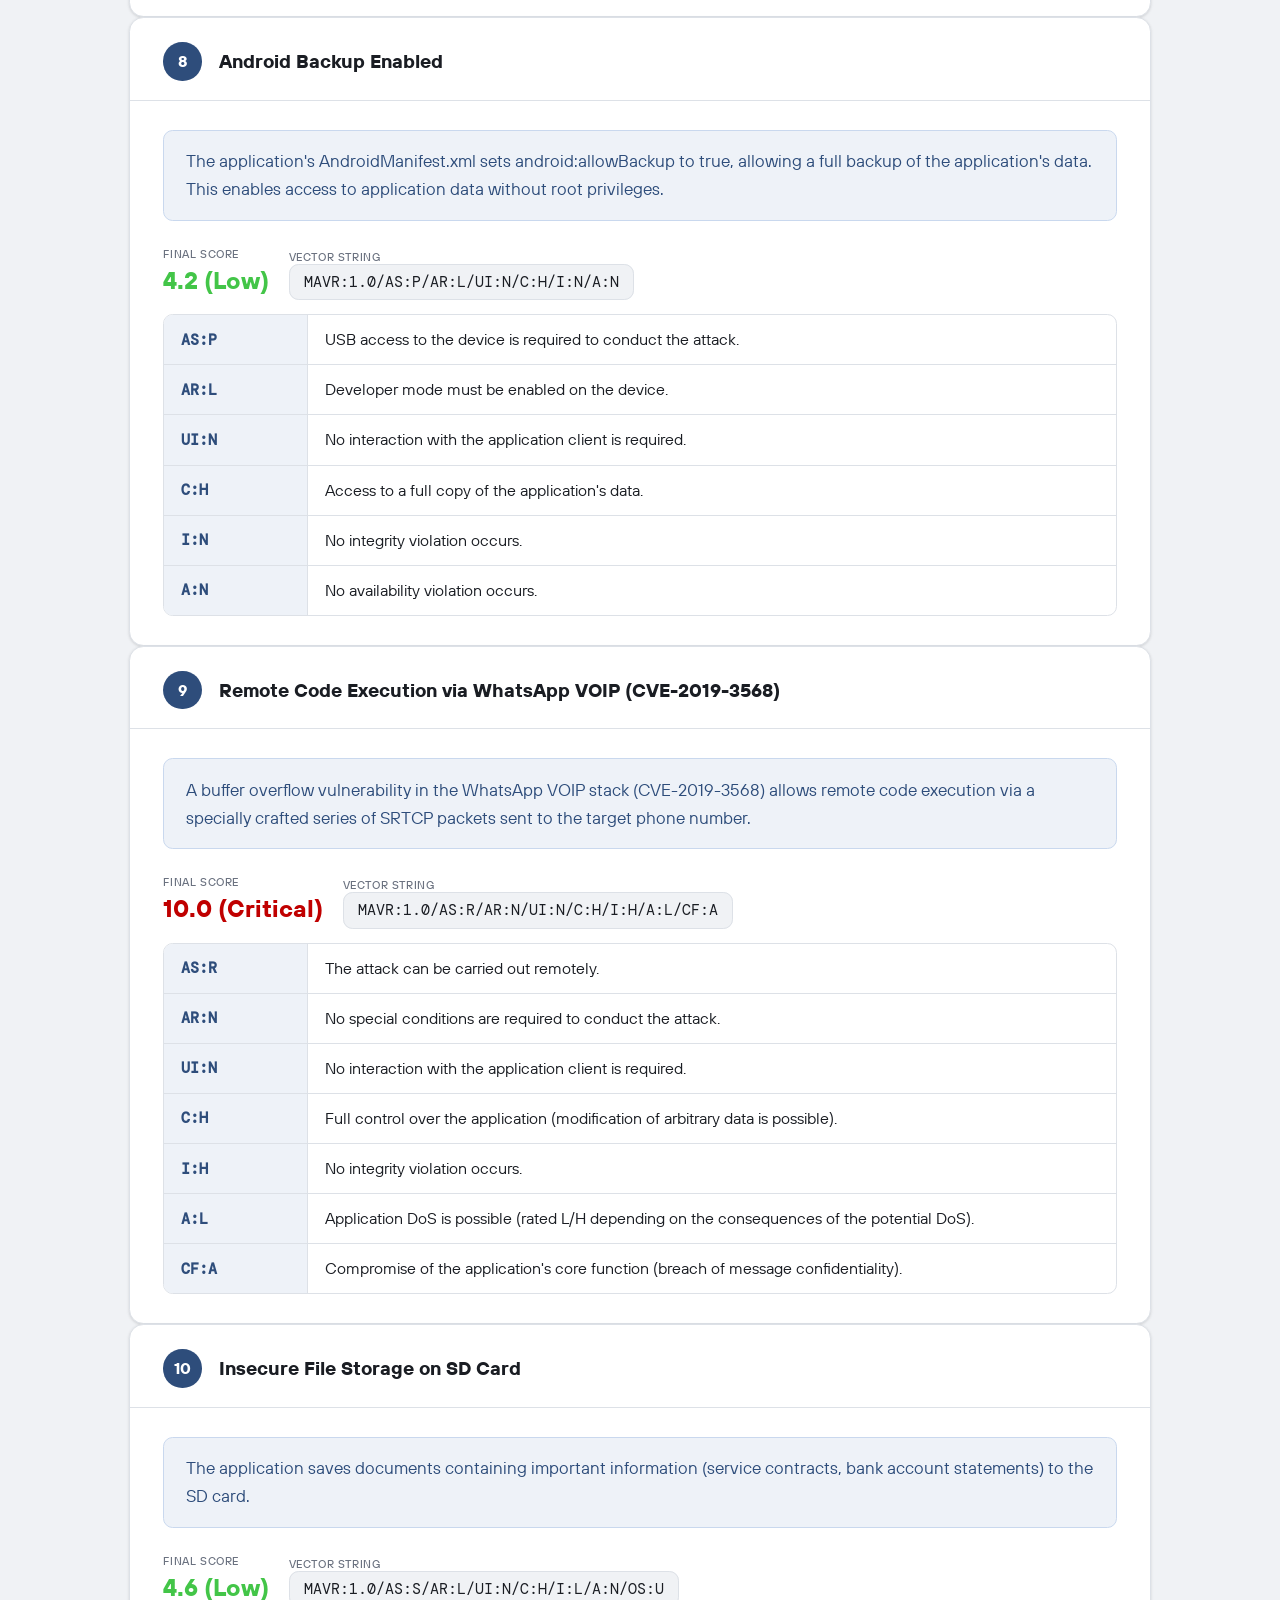
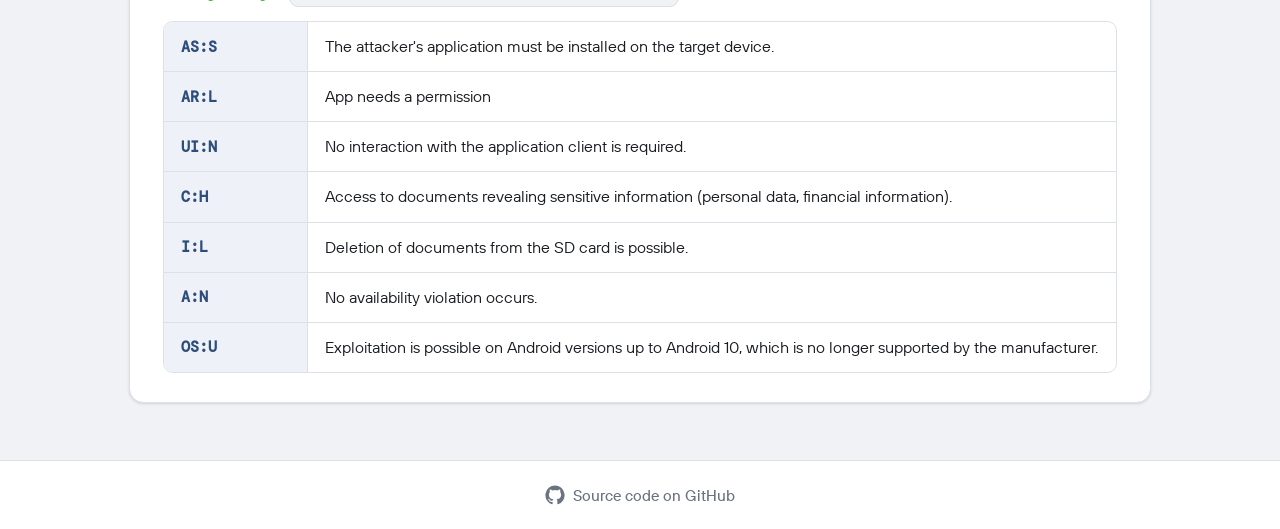
<file: examples.html>
<!DOCTYPE html>
<html lang="en" dir="ltr">
<head>
  <meta charset="UTF-8" />
  <meta name="viewport" content="width=device-width, initial-scale=1.0" />
  <meta name="description" content="MAVR scoring examples." />
  <title>MAVR – Examples</title>
  <link rel="preconnect" href="https://fonts.googleapis.com" />
  <link rel="preconnect" href="https://fonts.gstatic.com" crossorigin />
  <link href="https://fonts.googleapis.com/css2?family=DM+Mono:wght@400;500&display=swap" rel="stylesheet" />
  <script>
    document.documentElement.dataset.theme = localStorage.getItem('mavr_theme') || 'light';
  </script>
  <link rel="stylesheet" href="./styles/styles.css" />
  <script src="./scripts/jquery-4.0.0.min.js"></script>
  <script src="./scripts/theme.js" defer></script>
</head>
<body>

  <nav>
    <a class="nav-logo" href="index.html">
      <svg width="32" height="32" viewBox="0 0 32 32" fill="none" xmlns="http://www.w3.org/2000/svg">
        <rect width="32" height="32" rx="8" fill="#2E4D7B"/>
        <path d="M16 6L27 24H5L16 6Z" fill="white"/>
        <path d="M16 10L24 24H8L16 10Z" fill="#2E4D7B"/>
      </svg>
      MAVR
    </a>
    <div class="nav-links">
      <a class="nav-link" href="index.html"            data-i18n="nav.main">Main</a>
      <a class="nav-link" href="description.html"      data-i18n="nav.description">Description</a>
      <a class="nav-link active" href="examples.html"  data-i18n="nav.examples">Examples</a>
    </div>
    <div class="nav-controls">
      <button class="theme-toggle" id="theme-toggle" type="button" aria-label="Switch theme" aria-pressed="false">
        <svg class="theme-icon theme-icon-sun" aria-hidden="true" viewBox="0 0 24 24">
          <circle cx="12" cy="12" r="4"></circle>
          <path d="M12 2v2M12 20v2M4.93 4.93l1.42 1.42M17.65 17.65l1.42 1.42M2 12h2M20 12h2M4.93 19.07l1.42-1.42M17.65 6.35l1.42-1.42"></path>
        </svg>
        <svg class="theme-icon theme-icon-moon" aria-hidden="true" viewBox="0 0 24 24">
          <path d="M20.5 14.3A8.5 8.5 0 0 1 9.7 3.5a8.5 8.5 0 1 0 10.8 10.8Z"></path>
        </svg>
      </button>
      <div class="lang-toggle">
        <button class="lang-btn active" id="en-btn">EN</button>
        <button class="lang-btn" id="ru-btn">RU</button>
      </div>
    </div>
  </nav>

  <div class="page-content-single" id="page-root">
    <div class="desc-intro" style="padding-bottom:24px;">
      <h1 id="examples-heading"></h1>
    </div>
    <div id="examples-list"></div>
  </div>

  <footer class="site-footer">
    <a class="source-link" href="https://github.com/PT-CyberAnalytics/MAVR" target="_blank" rel="noopener noreferrer">
      <svg aria-hidden="true" viewBox="0 0 24 24">
        <path fill="currentColor" d="M12 .7a11.5 11.5 0 0 0-3.64 22.41c.58.1.79-.25.79-.56v-2.23c-3.22.7-3.9-1.37-3.9-1.37-.52-1.34-1.29-1.7-1.29-1.7-1.05-.72.08-.71.08-.71 1.17.08 1.78 1.2 1.78 1.2 1.04 1.78 2.72 1.27 3.38.97.1-.75.4-1.27.74-1.56-2.57-.3-5.27-1.29-5.27-5.69 0-1.26.45-2.28 1.19-3.09-.12-.29-.52-1.46.11-3.05 0 0 .97-.31 3.16 1.18a10.9 10.9 0 0 1 5.75 0c2.2-1.49 3.16-1.18 3.16-1.18.63 1.59.23 2.76.11 3.05.74.81 1.19 1.83 1.19 3.09 0 4.42-2.71 5.39-5.29 5.68.42.36.79 1.06.79 2.14v3.27c0 .31.21.67.8.56A11.5 11.5 0 0 0 12 .7Z"/>
      </svg>
      <span data-i18n="footer.source_code">Source code on GitHub</span>
    </a>
  </footer>

  <div id="copy-toast"></div>

  <script type="module">
    import { t, currentLang, setLanguage, i18nReady, SUPPORTED_LANGS } from './scripts/i18n.js';

    const LEVEL_COLOR = {
      none: 'score-none', low: 'score-low', medium: 'score-medium',
      high: 'score-high', critical: 'score-critical'
    };

    // Raw JSON cache — loaded directly so i18next never touches
    // the breakdown keys (which contain ":" and trip up dot-path parsing)
    const rawCache = {};

    async function loadRaw(lang) {
      if (rawCache[lang]) return rawCache[lang];
      const res = await fetch(`./lang/${lang}.json`);
      rawCache[lang] = await res.json();
      return rawCache[lang];
    }

    function showToast(msg) {
      $('#copy-toast').text(msg).addClass('show');
      setTimeout(() => $('#copy-toast').removeClass('show'), 1800);
    }

    async function renderUI() {
      document.title = t('examples_page.meta_title');
      $('meta[name="description"]').attr('content', t('meta.description'));
      document.documentElement.lang = currentLang();

      // Nav
      $('[data-i18n="nav.main"]').text(t('nav.main'));
      $('[data-i18n="nav.description"]').text(t('nav.description'));
      $('[data-i18n="nav.examples"]').text(t('nav.examples'));
      $('[data-i18n="footer.source_code"]').text(t('footer.source_code'));

      $('#examples-heading').text(t('examples_page.heading'));

      // Load raw JSON to safely read examples array (keys like "AS:R" confuse i18next)
      const raw = await loadRaw(currentLang());
      const examples = raw.examples_page.examples;

      $('#examples-list').html(examples.map((ex, idx) => {
        const breakdownRows = Object.entries(ex.breakdown).map(([key, desc]) => `
          <div class="example-breakdown-row">
            <div class="example-breakdown-key">${key}</div>
            <div class="example-breakdown-val">${desc}</div>
          </div>`).join('');

        return `
          <div class="example-card">
            <div class="example-card-header">
              <span class="example-number">${idx + 1}</span>
              <h3>${ex.title}</h3>
            </div>
            <div class="example-body">
              <div class="example-scenario">${ex.scenario}</div>
              <div class="example-result-row">
                <div>
                  <div style="font-size:11px;font-weight:500;text-transform:uppercase;letter-spacing:.6px;color:var(--text-muted);margin-bottom:4px;">${t('examples_page.final_score')}</div>
                  <span class="example-score-badge ${LEVEL_COLOR[ex.level]}">${ex.score} (${t(`levels.${ex.level}`)})</span>
                </div>
                <div>
                  <div style="font-size:11px;font-weight:500;text-transform:uppercase;letter-spacing:.6px;color:var(--text-muted);margin-bottom:4px;">${t('examples_page.vector_string')}</div>
                  <span class="example-vector js-copy-vector" data-vector="${ex.vector}" title="${t('click_to_copy')}">${ex.vector}</span>
                </div>
              </div>
              <div class="example-breakdown">${breakdownRows}</div>
            </div>
          </div>`;
      }).join(''));

      bindCopy();

      // Lang buttons
      SUPPORTED_LANGS.forEach(l => $(`#${l}-btn`).toggleClass('active', l === currentLang()));
    }

    function bindCopy() {
      $(document).off('click', '.js-copy-vector').on('click', '.js-copy-vector', function () {
        const vector = $(this).data('vector');
        navigator.clipboard.writeText(vector).then(() => showToast(t('copied')));
      });
    }

    async function switchLang(lang) {
      const $root = $('#page-root');
      await $root.animate({ opacity: 0 }, 150).promise();
      await setLanguage(lang);
      await renderUI();
      $root.animate({ opacity: 1 }, 200);
    }

    $(async function () {
      await i18nReady;
      SUPPORTED_LANGS.forEach(l => $(`#${l}-btn`).on('click', () => switchLang(l)));
      document.addEventListener('languageChanged', () => renderUI());
      await renderUI();
    });
  </script>
</body>
</html>
</file>
<file: styles/styles.css>
/* ─── Font ──────────────────────────────────────────────────── */
@font-face {
  font-family: 'TTPositive';
  src: url('../fonts/TTPositive-Regular.ttf') format('truetype');
  font-weight: 400;
  font-style: normal;
  font-display: swap;
}

@font-face {
  font-family: 'TTPositive';
  src: url('../fonts/TTPositive-Medium.ttf') format('truetype');
  font-weight: 500;
  font-style: normal;
  font-display: swap;
}

@font-face {
  font-family: 'TTPositive';
  src: url('../fonts/TTPositive-Bold.ttf') format('truetype');
  font-weight: 700;
  font-style: normal;
  font-display: swap;
}

/* ─── Reset & Variables ─────────────────────────────────────── */
*, *::before, *::after { box-sizing: border-box; margin: 0; padding: 0; }

html { font-size: 120%; }

:root {
  --bg:          #F0F2F5;
  --surface:     #FFFFFF;
  --border:      #DDE1E7;
  --text-primary:#1A1D23;
  --text-muted:  #6B7280;
  --accent:      #2E4D7B;
  --accent-dark: #1E3558;
  --accent-light:#EEF2F8;
  --btn-selected:#2E4D7B;
  --btn-hover:   #F5F7FB;
  --control-bg:  #F0F2F5;
  --accent-border:#C9D8EE;
  --note-bg:     #FFFBEB;
  --note-border: #FDE68A;
  --note-text:   #92400E;
  --toast-bg:    #1A1D23;
  --radius:      9.6px;
  --radius-lg:   14.4px;
  --shadow:      0 1px 3.6px rgba(0,0,0,.08), 0 1px 2.4px rgba(0,0,0,.06);
  --shadow-md:   0 4.8px 14.4px rgba(0,0,0,.10);

  --none:        #6B7280;
  --low:         #43c548;
  --medium:      #ff8f05;
  --high:        #FF0000;
  --critical:    #C00000;
}

[data-theme="dark"] {
  --bg:          #111827;
  --surface:     #1F2937;
  --border:      #374151;
  --text-primary:#F3F4F6;
  --text-muted:  #A7B0BE;
  --accent:      #8DB4F2;
  --accent-dark: #6F9BDE;
  --accent-light:#263B59;
  --btn-selected:#3F6FAE;
  --btn-hover:   #2A3545;
  --control-bg:  #111827;
  --accent-border:#426287;
  --note-bg:     #3A2D16;
  --note-border: #6B5120;
  --note-text:   #F5CE82;
  --toast-bg:    #F3F4F6;
  --none:        #A7B0BE;
  --low:         #65D46E;
  --medium:      #FFAB40;
  --high:        #FF6262;
  --critical:    #FF7676;
  --shadow:      0 1px 3.6px rgba(0,0,0,.28), 0 1px 2.4px rgba(0,0,0,.20);
  --shadow-md:   0 4.8px 14.4px rgba(0,0,0,.30);
}

body {
  font-family: 'TTPositive', sans-serif;
  background: var(--bg);
  color: var(--text-primary);
  min-height: 100vh;
  display: flex;
  flex-direction: column;
  transition: background-color .2s, color .2s;
}

/* ─── Nav ───────────────────────────────────────────────────── */
nav {
  background: var(--surface);
  border-bottom: 1px solid var(--border);
  display: flex;
  align-items: center;
  padding: 0 38.4px;
  height: 72px;
  gap: 48px;
  position: sticky;
  top: 0;
  z-index: 100;
  box-shadow: var(--shadow);
}

.nav-logo {
  display: flex;
  align-items: center;
  gap: 12px;
  font-size: 24px;
  font-weight: 700;
  color: var(--text-primary);
  text-decoration: none;
  letter-spacing: -.3.6px;
  flex-shrink: 0;
}

.nav-logo svg { flex-shrink: 0; }

.nav-links {
  display: flex;
  gap: 4.8px;
  flex: 1;
}

.nav-link {
  padding: 7.2px 19.2px;
  border-radius: var(--radius);
  font-size: 16.8px;
  font-family: 'TTPositive', sans-serif;
  font-weight: 500;
  color: var(--text-muted);
  text-decoration: none;
  cursor: pointer;
  transition: color .15s, background .15s;
  border: none;
  background: none;
}

.nav-link:hover { color: var(--text-primary); background: var(--btn-hover); }
.nav-link.active { color: var(--text-primary); }

/* Theme and language toggles */
.nav-controls {
  display: flex;
  align-items: center;
  gap: 9.6px;
  margin-left: auto;
}

.theme-toggle {
  width: 40px;
  height: 40px;
  border: 1px solid var(--border);
  border-radius: 50%;
  background: var(--control-bg);
  color: var(--text-muted);
  display: inline-flex;
  align-items: center;
  justify-content: center;
  cursor: pointer;
  transition: color .15s, background .15s, border-color .15s;
}

.theme-toggle:hover {
  color: var(--text-primary);
  background: var(--btn-hover);
  border-color: var(--accent);
}

.theme-icon {
  width: 19px;
  height: 19px;
  fill: none;
  stroke: currentColor;
  stroke-width: 1.8;
  stroke-linecap: round;
  stroke-linejoin: round;
}

.theme-icon-moon,
[data-theme="dark"] .theme-icon-sun { display: none; }

[data-theme="dark"] .theme-icon-moon { display: block; }

.lang-toggle {
  display: flex;
  align-items: center;
  background: var(--control-bg);
  border: 1px solid var(--border);
  border-radius: 24px;
  padding: 3.6px;
  gap: 2.4px;
}

.lang-btn {
  padding: 4.8px 14.4px;
  border-radius: 19.2px;
  font-size: 15.6px;
  font-family: 'TTPositive', sans-serif;
  font-weight: 500;
  border: none;
  cursor: pointer;
  transition: background .2s, color .2s, box-shadow .2s;
  background: transparent;
  color: var(--text-muted);
}

.lang-btn.active {
  background: var(--surface);
  color: var(--text-primary);
  box-shadow: 0 1px 3.6px rgba(0,0,0,.12);
}

/* ─── Page Layout ───────────────────────────────────────────── */
.page-content {
  max-width: 1416px;
  margin: 48px auto;
  padding: 0 28.8px;
  display: grid;
  grid-template-columns: 1fr 552px;
  gap: 33.6px;
  align-items: start;
}

/* ─── Cards ─────────────────────────────────────────────────── */
.card {
  background: var(--surface);
  border: 1px solid var(--border);
  border-radius: var(--radius-lg);
  box-shadow: var(--shadow);
  overflow: hidden;
}

.card-header {
  padding: 21.6px 28.8px 16.8px;
  font-size: 21.6px;
  font-weight: 700;
  color: var(--text-primary);
  letter-spacing: -.2.4px;
}

/* ─── Metric Groups ─────────────────────────────────────────── */
.metrics-card { padding-bottom: 9.6px; }

.section-divider {
  display: flex;
  align-items: center;
  padding: 12px 28.8px 7.2px;
  gap: 12px;
}

.section-divider-label {
  font-size: 15.6px;
  font-weight: 500;
  color: var(--text-muted);
  text-transform: uppercase;
  letter-spacing: .7.2px;
  white-space: nowrap;
}

.section-divider-line {
  flex: 1;
  height: 1px;
  background: var(--border);
}

.metric-group {
  padding: 12px 28.8px 16.8px;
}

.metric-label {
  font-size: 14.4px;
  font-weight: 500;
  color: var(--text-muted);
  margin-bottom: 9.6px;
  cursor: help;
  display: inline-block;
}

.btn-group {
  display: flex;
  flex-wrap: wrap;
  gap: 9.6px;
}

/* Hide native radio */
.metric-group input[type="radio"] { display: none; }

.metric-group label {
  display: inline-flex;
  align-items: center;
  justify-content: center;
  padding: 8.4px 19.2px;
  border-radius: var(--radius);
  border: 1.5px solid var(--border);
  font-size: 15.6px;
  font-family: 'TTPositive', sans-serif;
  font-weight: 400;
  color: var(--text-primary);
  cursor: pointer;
  transition: border-color .15s, background .15s, color .15s, box-shadow .15s;
  user-select: none;
  white-space: nowrap;
}

.metric-group label:hover {
  border-color: var(--accent);
  background: var(--accent-light);
  color: var(--accent);
}

.metric-group input[type="radio"]:checked + label {
  background: var(--btn-selected);
  border-color: var(--btn-selected);
  color: #fff;
  font-weight: 500;
  box-shadow: 0 2.4px 7.2px rgba(46,77,123,.30);
}

/* ─── Result Card ───────────────────────────────────────────── */
.result-card {
  position: sticky;
  top: 96px;
}

.result-card .card-header {
  padding-bottom: 19.2px;
  border-bottom: 1px solid var(--border);
}

.result-body { padding: 24px 24px 19.2px; }

.result-field-label {
  font-size: 13.2px;
  font-weight: 500;
  text-transform: uppercase;
  letter-spacing: .7.2px;
  color: var(--text-muted);
  margin-bottom: 7.2px;
}

.score-display {
  background: var(--bg);
  border-radius: var(--radius);
  padding: 14.4px 19.2px;
  margin-bottom: 19.2px;
  border: 1px solid var(--border);
  min-height: 57.6px;
  display: flex;
  align-items: center;
}

#final-score {
  font-size: 26.4px;
  font-weight: 700;
  letter-spacing: -.3.6px;
  transition: color .3s;
}

.final-score-none     { color: var(--none); }
.final-score-low      { color: var(--low); }
.final-score-medium   { color: var(--medium); }
.final-score-high     { color: var(--high); }
.final-score-critical { color: var(--critical); }

.vector-display {
  background: var(--bg);
  border-radius: var(--radius);
  padding: 13.2px 19.2px;
  margin-bottom: 24px;
  border: 1px solid var(--border);
  cursor: pointer;
  transition: border-color .15s, background .15s;
  position: relative;
  overflow: hidden;
}

.vector-display:hover {
  border-color: var(--accent);
  background: var(--accent-light);
}

#vector-container {
  font-family: 'DM Mono', 'Courier New', monospace;
  font-size: 15px;
  color: var(--text-primary);
  word-break: break-all;
  line-height: 1.5;
}

.copy-hint {
  font-size: 12px;
  color: var(--text-muted);
  margin-top: 4.8px;
  opacity: .75;
}

.result-actions {
  display: grid;
  grid-template-columns: 1fr 1fr;
  gap: 12px;
}

.btn-primary,
.btn-secondary {
  padding: 12px;
  border-radius: var(--radius);
  font-size: 16.8px;
  font-family: 'TTPositive', sans-serif;
  font-weight: 500;
  cursor: pointer;
  border: none;
  transition: background .15s, box-shadow .15s, transform .1s;
}

.btn-primary {
  background: var(--accent);
  color: #fff;
  box-shadow: 0 2.4px 7.2px rgba(46,77,123,.3);
}

.btn-primary:hover  { background: var(--accent-dark); box-shadow: 0 4.8px 12px rgba(46,77,123,.35); }
.btn-primary:active { transform: translateY(1px); }

.btn-secondary {
  background: transparent;
  color: var(--text-primary);
  border: 1.5px solid var(--border);
}

.btn-secondary:hover  { background: var(--btn-hover); border-color: var(--accent); }
.btn-secondary:active { transform: translateY(1px); }

/* ─── Info Bar ──────────────────────────────────────────────── */
.info-bar {
  grid-column: 1 / -1;
  background: var(--accent-light);
  border: 1px solid var(--accent-border);
  border-radius: var(--radius);
  padding: 12px 19.2px;
  font-size: 15.6px;
  color: var(--accent);
  display: flex;
  align-items: center;
  gap: 9.6px;
  margin-bottom: -9.6px;
}

.info-bar svg { flex-shrink: 0; }
.info-bar svg circle { stroke: currentColor; }
.info-bar svg rect,
.info-bar svg circle:not(:first-child) { fill: currentColor; }

/* ─── Copy Toast ────────────────────────────────────────────── */
#copy-toast {
  position: fixed;
  bottom: 33.6px;
  left: 50%;
  transform: translateX(-50%) translateY(12px);
  background: var(--toast-bg);
  color: var(--surface);
  padding: 12px 24px;
  border-radius: 24px;
  font-size: 15.6px;
  font-family: 'TTPositive', sans-serif;
  font-weight: 500;
  opacity: 0;
  pointer-events: none;
  transition: opacity .25s, transform .25s;
  z-index: 9999;
  white-space: nowrap;
}

#copy-toast.show {
  opacity: 1;
  transform: translateX(-50%) translateY(0);
}

/* ─── Single-column page layout (Description / Examples) ────── */
.page-content-single {
  max-width: 1080px;
  margin: 57.6px auto;
  padding: 0 28.8px;
  display: flex;
  flex-direction: column;
  gap: 38.4px;
}

/* ─── Description page ───────────────────────────────────────── */
.desc-intro {
  background: var(--surface);
  border: 1px solid var(--border);
  border-radius: var(--radius-lg);
  padding: 43.2px 48px;
  box-shadow: var(--shadow);
}

.desc-intro h1 {
  font-size: 31.2px;
  font-weight: 700;
  color: var(--text-primary);
  margin-bottom: 16.8px;
  letter-spacing: -.4.8px;
}

.desc-intro p {
  font-size: 18px;
  line-height: 1.75;
  color: var(--text-primary);
  margin-bottom: 14.4px;
}

.desc-intro p:last-child { margin-bottom: 0; }

#metric-blocks {
  display: flex;
  flex-direction: column;
  gap: 24px;
}

/* Metric description block */
.metric-desc-block {
  background: var(--surface);
  border: 1px solid var(--border);
  border-radius: var(--radius-lg);
  box-shadow: var(--shadow);
  overflow: hidden;
}

.metric-desc-header {
  padding: 26.4px 33.6px 21.6px;
  border-bottom: 1px solid var(--border);
  background: var(--accent-light);
}

.metric-desc-header h2 {
  font-size: 21.6px;
  font-weight: 700;
  color: var(--accent);
  letter-spacing: -.2.4px;
  margin-bottom: 9.6px;
}

.metric-desc-header p {
  font-size: 16.8px;
  line-height: 1.65;
  color: var(--accent);
  opacity: .85;
}

/* Values table */
.metric-values-table {
  width: 100%;
  border-collapse: collapse;
}

.metric-values-table thead th {
  padding: 14.4px 24px;
  font-size: 13.2px;
  font-weight: 700;
  text-transform: uppercase;
  letter-spacing: .8.4px;
  color: var(--text-muted);
  background: var(--bg);
  border-bottom: 1px solid var(--border);
  text-align: left;
}

.metric-values-table thead th:first-child { width: 264px; }

.metric-values-table tbody tr {
  border-bottom: 1px solid var(--border);
  transition: background .12s;
}

.metric-values-table tbody tr:last-child { border-bottom: none; }
.metric-values-table tbody tr:hover { background: var(--btn-hover); }

.metric-values-table tbody td {
  padding: 16.8px 24px;
  font-size: 16.8px;
  line-height: 1.6;
  color: var(--text-primary);
  vertical-align: top;
}

.metric-value-badge {
  display: inline-flex;
  align-items: center;
  justify-content: center;
  padding: 4.8px 14.4px;
  border-radius: var(--radius);
  background: var(--accent);
  color: #fff;
  font-size: 14.4px;
  font-weight: 700;
  font-family: 'DM Mono', monospace;
  margin-bottom: 4.8px;
  letter-spacing: .3.6px;
}

.metric-value-name {
  display: block;
  font-size: 15.6px;
  font-weight: 500;
  color: var(--text-primary);
  margin-top: 6px;
}

/* ─── Examples page ──────────────────────────────────────────── */
.example-card {
  background: var(--surface);
  border: 1px solid var(--border);
  border-radius: var(--radius-lg);
  box-shadow: var(--shadow);
  overflow: hidden;
}

.example-card-header {
  padding: 24px 33.6px 19.2px;
  border-bottom: 1px solid var(--border);
  display: flex;
  align-items: center;
  gap: 16.8px;
}

.example-number {
  display: inline-flex;
  align-items: center;
  justify-content: center;
  width: 38.4px;
  height: 38.4px;
  border-radius: 50%;
  background: var(--accent);
  color: #fff;
  font-size: 15.6px;
  font-weight: 700;
  flex-shrink: 0;
}

.example-card-header h3 {
  font-size: 19.2px;
  font-weight: 700;
  color: var(--text-primary);
  letter-spacing: -.2.4px;
}

.example-body { padding: 28.8px 33.6px; }

.example-scenario {
  background: var(--accent-light);
  border: 1px solid var(--accent-border);
  border-radius: var(--radius);
  padding: 16.8px 21.6px;
  font-size: 16.8px;
  line-height: 1.65;
  color: var(--accent);
  margin-bottom: 26.4px;
}

.example-result-row {
  display: flex;
  align-items: center;
  gap: 19.2px;
  margin-bottom: 19.2px;
  flex-wrap: wrap;
}

.example-score-badge {
  font-size: 24px;
  font-weight: 700;
  letter-spacing: -.3.6px;
  white-space: nowrap;
}

.example-score-badge.score-none     { color: var(--none); }
.example-score-badge.score-low      { color: var(--low); }
.example-score-badge.score-medium   { color: var(--medium); }
.example-score-badge.score-high     { color: var(--high); }
.example-score-badge.score-critical { color: var(--critical); }

.example-vector {
  font-family: 'DM Mono', 'Courier New', monospace;
  font-size: 15px;
  background: var(--bg);
  border: 1px solid var(--border);
  border-radius: var(--radius);
  padding: 7.2px 14.4px;
  color: var(--text-primary);
  cursor: pointer;
  transition: border-color .15s, background .15s;
  white-space: nowrap;
}

.example-vector:hover {
  border-color: var(--accent);
  background: var(--accent-light);
  color: var(--accent);
}

.example-breakdown {
  border: 1px solid var(--border);
  border-radius: var(--radius);
  overflow: hidden;
}

.example-breakdown-row {
  display: grid;
  grid-template-columns: 144px 1fr;
  border-bottom: 1px solid var(--border);
  transition: background .12s;
}

.example-breakdown-row:last-child { border-bottom: none; }
.example-breakdown-row:hover { background: var(--btn-hover); }

.example-breakdown-key {
  padding: 12px 16.8px;
  font-family: 'DM Mono', 'Courier New', monospace;
  font-size: 15px;
  font-weight: 700;
  color: var(--accent);
  border-right: 1px solid var(--border);
  background: var(--accent-light);
  display: flex;
  align-items: center;
}

.example-breakdown-val {
  padding: 12px 16.8px;
  font-size: 16.2px;
  line-height: 1.55;
  color: var(--text-primary);
  display: flex;
  align-items: center;
}

/* ─── Responsive ────────────────────────────────────────────── */
@media (max-width: 984px) {
  .page-content { grid-template-columns: 1fr; }
  .result-card  { position: static; }
  nav           { padding: 0 19.2px; gap: 24px; }
  .page-content { margin: 24px auto; }
  .page-content-single { margin: 28.8px auto; padding: 0 19.2px; }
  .desc-intro { padding: 28.8px 24px; }
  .example-body { padding: 21.6px 19.2px; }
  .example-breakdown-row { grid-template-columns: 120px 1fr; }
  .metric-values-table thead th:first-child { width: 192px; }
}

@media (max-width: 720px) {
  nav {
    height: auto;
    min-height: 72px;
    padding: 10px 16px;
    gap: 8px 12px;
    flex-wrap: wrap;
  }

  .nav-logo { order: 1; }
  .nav-controls { order: 2; }
  .nav-links {
    order: 3;
    flex-basis: 100%;
    justify-content: center;
  }

  .nav-link {
    padding: 7px 10px;
    font-size: 15px;
  }
}

/* ─── Vector input (parse from string) ──────────────────────── */
.vector-input-divider {
  height: 1px;
  background: var(--border);
  margin: 19.2px 0 16.8px;
}

.vector-input-wrap {
  display: flex;
  gap: 9.6px;
  margin-bottom: 7.2px;
}

#vector-input {
  flex: 1;
  font-family: 'DM Mono', 'Courier New', monospace;
  font-size: 14.4px;
  padding: 9.6px 14.4px;
  border: 1.5px solid var(--border);
  border-radius: var(--radius);
  background: var(--bg);
  color: var(--text-primary);
  outline: none;
  transition: border-color .15s, box-shadow .15s;
  min-width: 0;
}

#vector-input::placeholder { color: var(--text-muted); opacity: .6; }
#vector-input:focus { border-color: var(--accent); box-shadow: 0 0 0 3.6px rgba(46,77,123,.12); }
#vector-input.is-error { border-color: var(--high); box-shadow: 0 0 0 3.6px rgba(220,38,38,.10); }
#vector-input.is-success { border-color: #16a34a; box-shadow: 0 0 0 3.6px rgba(22,163,74,.10); }

.btn-parse {
  padding: 9.6px 16.8px;
  border-radius: var(--radius);
  font-size: 15.6px;
  font-family: 'TTPositive', sans-serif;
  font-weight: 500;
  border: 1.5px solid var(--accent);
  background: transparent;
  color: var(--accent);
  cursor: pointer;
  white-space: nowrap;
  transition: background .15s, color .15s, transform .1s;
  flex-shrink: 0;
}

.btn-parse:hover  { background: var(--accent); color: #fff; }
.btn-parse:active { transform: translateY(1px); }

#vector-input-error {
  font-size: 14.4px;
  color: var(--high);
  min-height: 19.2px;
  line-height: 1.4;
}

/* ─── Share button ───────────────────────────────────────────── */
.btn-share {
  width: 100%;
  justify-content: center;
}

/* ─── Description page section headings ─────────────────────── */
.desc-section-heading {
  font-size: 21.6px;
  font-weight: 700;
  color: var(--text-primary);
  letter-spacing: -.3px;
  padding-bottom: 4px;
  border-bottom: 2px solid var(--accent);
  margin-bottom: -16px;
}

.desc-section-intro {
  font-size: 15px;
  line-height: 1.7;
  color: var(--text-muted);
  margin-bottom: -8px;
}

/* ─── Metric notes (info callouts inside metric blocks) ─────── */
.metric-notes {
  padding: 14px 24px;
  background: var(--note-bg);
  border-bottom: 1px solid var(--note-border);
  display: flex;
  flex-direction: column;
  gap: 8px;
}

.metric-note {
  display: flex;
  align-items: flex-start;
  gap: 10px;
  font-size: 13px;
  line-height: 1.6;
  color: var(--note-text);
}

.metric-note-icon {
  flex-shrink: 0;
  width: 18px;
  height: 18px;
  border-radius: 50%;
  background: #f59e0b;
  color: #fff;
  font-size: 11px;
  font-weight: 700;
  display: flex;
  align-items: center;
  justify-content: center;
  margin-top: 1px;
}

/* ─── Formula MathML blocks ─────────────────────────────────── */
.formula-mathml-block {
  background: var(--bg);
  border: 1px solid var(--border);
  border-radius: var(--radius);
  padding: 20px 24px;
  overflow-x: auto;
  text-align: center;
}

.formula-mathml-block math {
  font-size: 1.15em;
}

/* ─── Formula symbol table ──────────────────────────────────── */
.formula-symbol-table {
  width: 100%;
  border-collapse: collapse;
  font-family: 'TTPositive', sans-serif;
  font-size: 14px;
}

.formula-symbol-table thead th {
  background: var(--bg);
  color: var(--accent);
  font-weight: 700;
  font-size: 11px;
  text-transform: uppercase;
  letter-spacing: .6px;
  padding: 10px 14px;
  text-align: left;
  border-bottom: 2px solid var(--accent-border);
}

.formula-symbol-table tbody tr {
  border-bottom: 1px solid var(--border);
  transition: background .12s;
}

.formula-symbol-table tbody tr:last-child { border-bottom: none; }
.formula-symbol-table tbody tr:hover { background: var(--btn-hover); }

.formula-symbol-table tbody td {
  padding: 10px 14px;
  vertical-align: middle;
  line-height: 1.55;
  color: var(--text-primary);
}

.formula-symbol-table tbody td:first-child {
  font-family: 'DM Mono', 'Courier New', monospace;
  font-weight: 700;
  color: var(--accent);
  white-space: nowrap;
  width: 90px;
}

.formula-symbol-table tbody td:nth-child(2) {
  width: 220px;
  color: var(--text-muted);
  font-weight: 500;
}

.formula-symbol-table math {
  font-size: 1em;
}

/* ─── Formula special case note ─────────────────────────────── */
.formula-special-note {
  margin-top: 20px;
  padding: 13px 17px;
  background: var(--note-bg);
  border: 1px solid var(--note-border);
  border-radius: var(--radius);
  font-size: 13px;
  line-height: 1.65;
  color: var(--note-text);
}

/* ─── Footer ────────────────────────────────────────────────── */
.site-footer {
  margin-top: auto;
  padding: 24px 28.8px;
  background: var(--surface);
  border-top: 1px solid var(--border);
  display: flex;
  justify-content: center;
}

.source-link {
  display: inline-flex;
  align-items: center;
  gap: 8px;
  color: var(--text-muted);
  font-size: 15px;
  font-weight: 500;
  text-decoration: none;
  transition: color .15s;
}

.source-link:hover {
  color: var(--accent);
}

.source-link svg {
  width: 20px;
  height: 20px;
  flex-shrink: 0;
}
</file>
